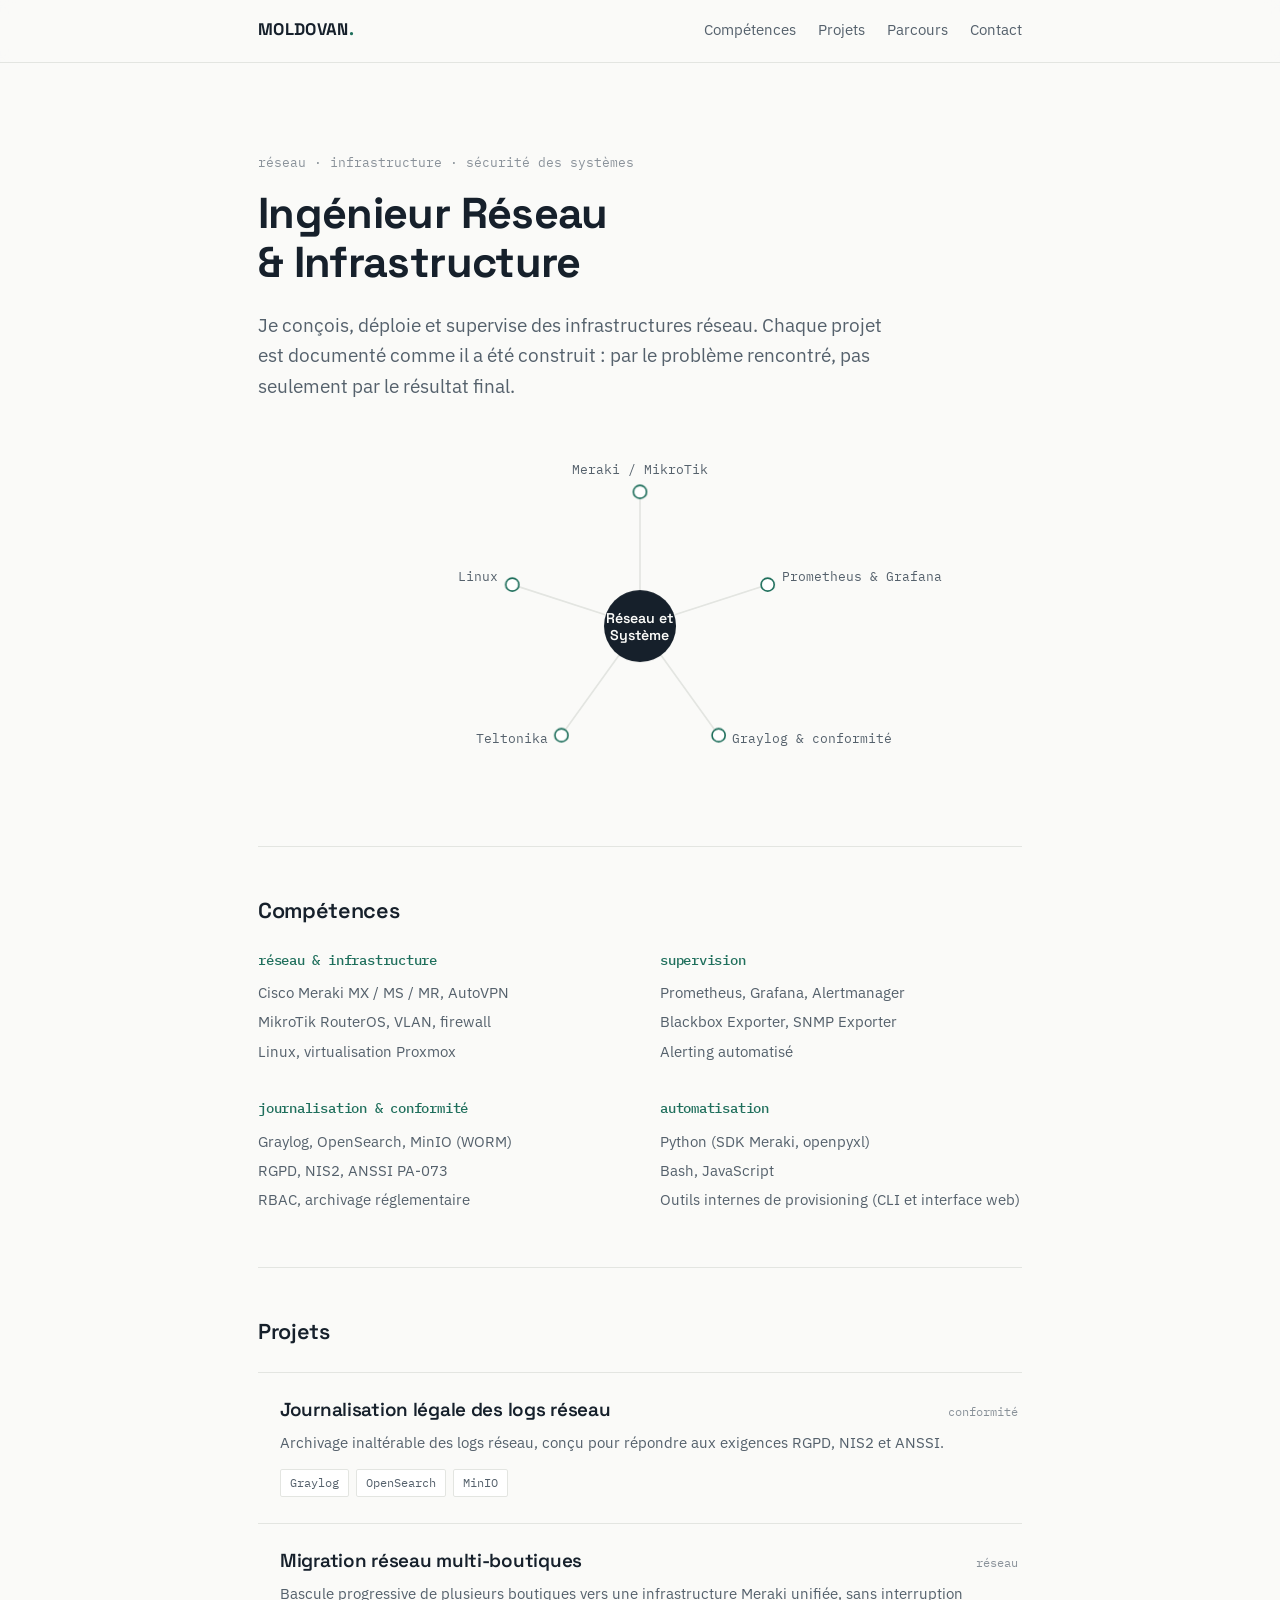
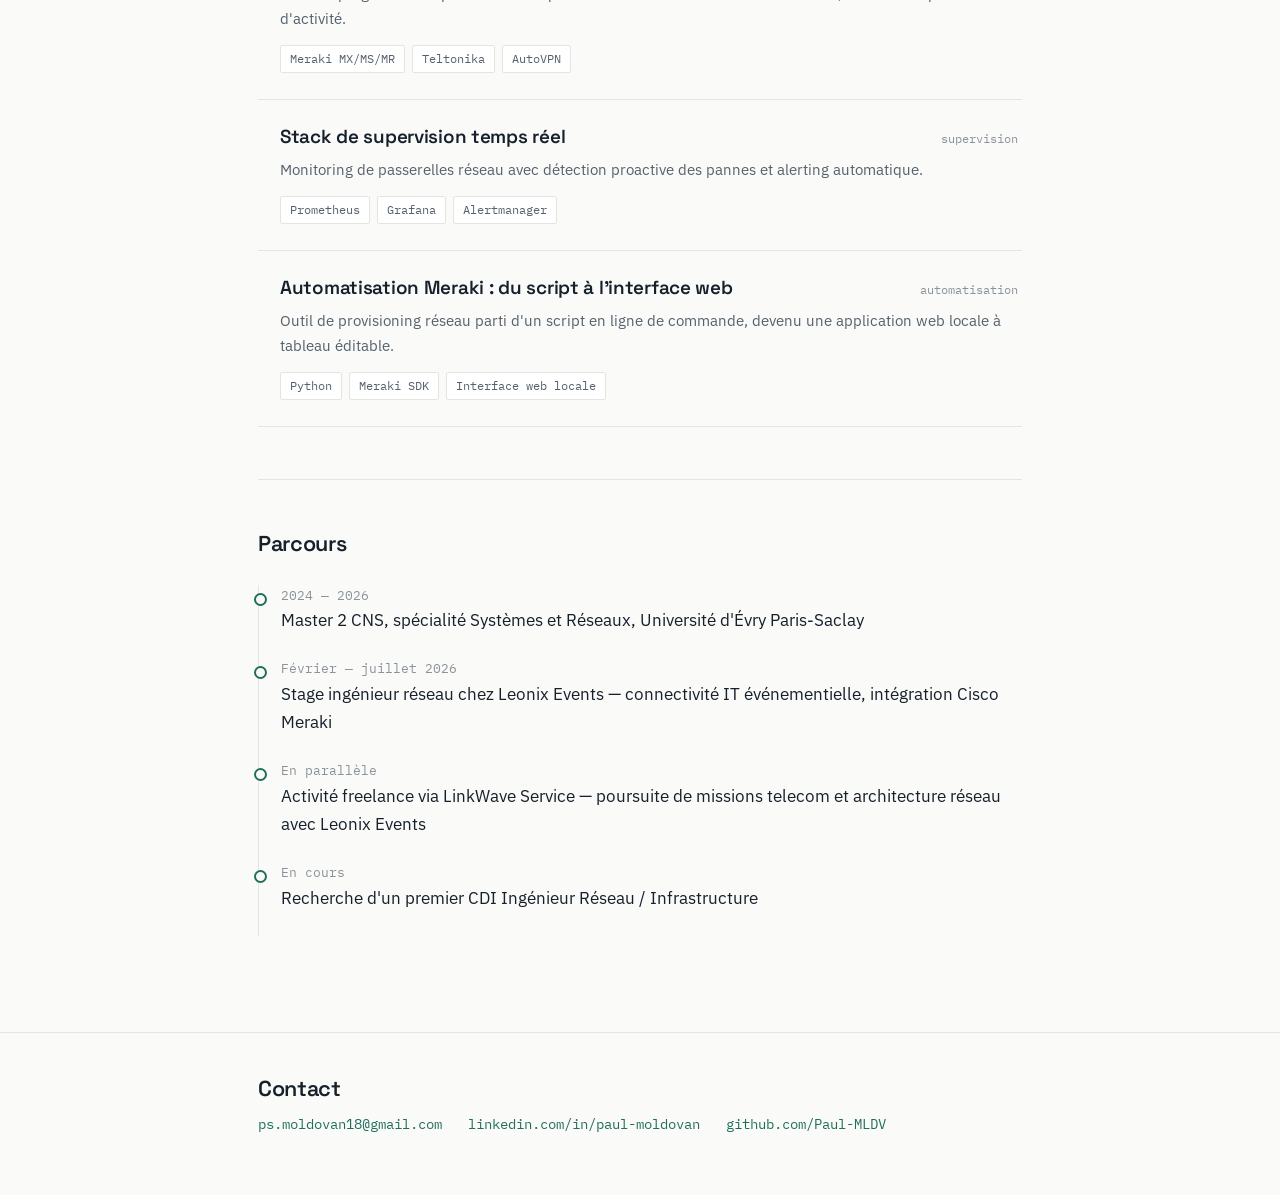
<file: index.html>
<!DOCTYPE html>
<html lang="fr">
<head>
<meta charset="UTF-8">
<meta name="viewport" content="width=device-width, initial-scale=1.0">
<title>Moldovan — Ingénieur Réseau &amp; Infrastructure</title>
<meta name="description" content="Portfolio technique — réseau, infrastructure et sécurité des systèmes.">
<style>@import url('https://fonts.googleapis.com/css2?family=Space+Grotesk:wght@400;500;600;700&family=IBM+Plex+Sans:wght@400;500&family=IBM+Plex+Mono:wght@400;500&display=swap');

:root {
  --bg: #FAFAF8;
  --surface: #FFFFFF;
  --ink: #16202B;
  --ink-soft: #55616C;
  --muted: #8A929A;
  --accent: #1F6F5C;
  --line: #E3E5E1;
  --font-display: 'Space Grotesk', sans-serif;
  --font-body: 'IBM Plex Sans', sans-serif;
  --font-mono: 'IBM Plex Mono', monospace;
  --max: 820px;
}

* { box-sizing: border-box; }
html { scroll-behavior: smooth; }

body {
  margin: 0;
  background: var(--bg);
  color: var(--ink);
  font-family: var(--font-body);
  font-size: 17px;
  line-height: 1.65;
  -webkit-font-smoothing: antialiased;
}

a { color: var(--accent); text-decoration: none; }
a:focus-visible, button:focus-visible { outline: 2px solid var(--accent); outline-offset: 4px; }

h1, h2, h3 {
  font-family: var(--font-display);
  font-weight: 600;
  margin: 0 0 .5em;
  line-height: 1.15;
  letter-spacing: -0.015em;
}
h1 { font-size: 2.7rem; font-weight: 700; }
h2 { font-size: 1.35rem; }
p { margin: 0 0 1em; color: var(--ink-soft); }
.mono, code { font-family: var(--font-mono); font-size: .9em; }

.wrap { max-width: var(--max); margin: 0 auto; padding: 0 28px; }

header.site {
  position: sticky; top: 0; z-index: 20;
  background: rgba(250,250,248,.85);
  backdrop-filter: blur(8px);
  border-bottom: 1px solid var(--line);
}
.nav-row {
  max-width: var(--max); margin: 0 auto; padding: 16px 28px;
  display: flex; align-items: baseline; justify-content: space-between;
  flex-wrap: wrap; gap: 10px;
}
.nav-row .name {
  font-family: var(--font-display); font-weight: 700;
  font-size: 1.05rem; color: var(--ink); letter-spacing: .02em;
}
.nav-row .name span { color: var(--accent); }
nav.links { display: flex; gap: 22px; font-size: .93rem; }
nav.links a {
  color: var(--ink-soft); padding-bottom: 2px;
  border-bottom: 1px solid transparent;
  transition: color .2s ease, border-color .2s ease;
}
nav.links a:hover { color: var(--ink); border-bottom-color: var(--accent); }

.hero { padding: 88px 0 40px; }
.hero .eyebrow {
  font-family: var(--font-mono); font-size: .84rem;
  color: var(--muted); margin-bottom: 16px;
}
.hero .lede { font-size: 1.16rem; max-width: 58ch; }

.topology { width: 100%; height: auto; margin: 44px 0 0; display: block; }
.topology .edge {
  stroke: var(--line); stroke-width: 1.5; fill: none;
  stroke-dasharray: 200; stroke-dashoffset: 200;
  animation: draw 1s ease forwards;
}
.topology .node { fill: var(--surface); stroke: var(--accent); stroke-width: 1.5; opacity: 0; animation: pop .5s ease forwards; }
.topology .core { fill: var(--ink); opacity: 0; animation: pop .6s ease forwards; }
.topology .lbl { font-family: var(--font-mono); font-size: 12px; fill: var(--ink-soft); opacity: 0; animation: fade .6s ease forwards; }
.topology .core-lbl { font-family: var(--font-display); font-weight: 600; font-size: 13px; fill: var(--bg); opacity: 0; animation: fade .6s .2s ease forwards; }
.topology .node, .topology .core { transform-box: fill-box; transform-origin: center; }

@keyframes draw { to { stroke-dashoffset: 0; } }
@keyframes pop { from { opacity: 0; transform: scale(.4); } to { opacity: 1; transform: scale(1); } }
@keyframes fade { to { opacity: 1; } }

.rise { opacity: 0; transform: translateY(14px); animation: rise .7s cubic-bezier(.2,.7,.3,1) forwards; }
@keyframes rise { to { opacity: 1; transform: none; } }
.d1 { animation-delay: .05s; } .d2 { animation-delay: .16s; } .d3 { animation-delay: .28s; }

.reveal { opacity: 0; transform: translateY(18px); transition: opacity .7s ease, transform .7s cubic-bezier(.2,.7,.3,1); }
.reveal.in { opacity: 1; transform: none; }

section { padding: 52px 0; }
section.bordered { border-top: 1px solid var(--line); }

.skills { display: grid; grid-template-columns: 1fr 1fr; gap: 34px 40px; margin-top: 28px; }
.skill h3 {
  font-family: var(--font-mono); font-size: .9rem; font-weight: 500;
  color: var(--accent); margin-bottom: 10px;
}
.skill ul { margin: 0; padding: 0; list-style: none; font-size: .96rem; color: var(--ink-soft); }
.skill li { padding: 2px 0; }

.projects { margin-top: 28px; border-top: 1px solid var(--line); }
.project-card {
  display: block; position: relative;
  padding: 26px 4px 26px 22px;
  border-bottom: 1px solid var(--line);
  color: var(--ink);
  transition: padding-left .35s cubic-bezier(.2,.7,.3,1);
}
.project-card::before {
  content: ''; position: absolute; left: 0; top: 0; bottom: 0; width: 2px;
  background: var(--accent); transform: scaleY(0); transform-origin: top;
  transition: transform .35s cubic-bezier(.2,.7,.3,1);
}
.project-card:hover { padding-left: 30px; }
.project-card:hover::before, .project-card:focus-visible::before { transform: scaleY(1); }
.project-card .top { display: flex; justify-content: space-between; align-items: baseline; gap: 14px; flex-wrap: wrap; }
.project-card h3 { font-size: 1.18rem; margin: 0; }
.project-card .tag { font-family: var(--font-mono); font-size: .78rem; color: var(--muted); }
.project-card p { margin: 8px 0 0; font-size: .96rem; }
.stack { margin-top: 14px; display: flex; flex-wrap: wrap; gap: 7px; }
.pill {
  font-family: var(--font-mono); font-size: .75rem; color: var(--ink-soft);
  border: 1px solid var(--line); padding: 3px 9px; border-radius: 2px;
  background: var(--surface);
}

.timeline { list-style: none; margin: 28px 0 0; padding: 0 0 0 22px; border-left: 1px solid var(--line); }
.timeline li { position: relative; padding-bottom: 24px; }
.timeline li::before {
  content: ''; position: absolute; left: -27px; top: 8px;
  width: 9px; height: 9px; border-radius: 50%;
  background: var(--bg); border: 2px solid var(--accent);
}
.timeline .when { font-family: var(--font-mono); font-size: .82rem; color: var(--muted); display: block; }
.timeline .what { color: var(--ink); }

.project-header { padding: 60px 0 32px; border-bottom: 1px solid var(--line); }
.back {
  font-family: var(--font-mono); font-size: .85rem;
  display: inline-block; margin-bottom: 24px;
  transition: transform .25s ease;
}
.back:hover { transform: translateX(-4px); }
.meta { display: flex; flex-wrap: wrap; gap: 7px; margin-top: 20px; }

.body { padding: 44px 0 8px; }
.body dt {
  font-family: var(--font-mono); font-size: .82rem; color: var(--accent);
  margin: 40px 0 10px;
}
.body dt:first-of-type { margin-top: 0; }
.body dd { margin: 0; color: var(--ink-soft); }
.body dd ul { margin: 0; padding-left: 20px; }
.body dd li { margin-bottom: 7px; }

.note {
  border: 1px solid var(--line); border-left: 2px solid var(--accent);
  background: var(--surface); padding: 18px 20px; font-size: .93rem;
}
.note p:last-child { margin-bottom: 0; }
.note strong { color: var(--ink); }

footer.site { border-top: 1px solid var(--line); padding: 44px 0 56px; margin-top: 44px; }
.contact { display: flex; gap: 26px; flex-wrap: wrap; font-family: var(--font-mono); font-size: .9rem; }
.contact a { position: relative; padding-bottom: 3px; }
.contact a::after {
  content: ''; position: absolute; left: 0; bottom: 0; width: 100%; height: 1px;
  background: var(--accent); transform: scaleX(0); transform-origin: left;
  transition: transform .3s cubic-bezier(.2,.7,.3,1);
}
.contact a:hover::after { transform: scaleX(1); }
.fineprint { margin-top: 22px; font-size: .82rem; color: var(--muted); }

@media (max-width: 640px) {
  h1 { font-size: 2.05rem; }
  .skills { grid-template-columns: 1fr; gap: 28px; }
  .nav-row { flex-direction: column; align-items: flex-start; }
  .hero { padding: 56px 0 32px; }
}

@media (prefers-reduced-motion: reduce) {
  html { scroll-behavior: auto; }
  *, *::before, *::after {
    animation-duration: .001s !important;
    animation-delay: 0s !important;
    transition-duration: .001s !important;
  }
  .rise, .reveal { opacity: 1 !important; transform: none !important; }
  .topology .edge { stroke-dashoffset: 0 !important; }
  .topology .node, .topology .core, .topology .lbl, .topology .core-lbl { opacity: 1 !important; }
}
</style>
</head>
<body>

<header class="site">
  <div class="nav-row">
    <a href="index.html" class="name">MOLDOVAN<span>.</span></a>
    <nav class="links">
      <a href="#competences">Compétences</a>
      <a href="#projets">Projets</a>
      <a href="#parcours">Parcours</a>
      <a href="#contact">Contact</a>
    </nav>
  </div>
</header>

<main class="wrap">

  <section class="hero">
    <div class="eyebrow rise d1">réseau · infrastructure · sécurité des systèmes</div>
    <h1 class="rise d2">Ingénieur Réseau<br>&amp; Infrastructure</h1>
    <p class="lede rise d3">
      Je conçois, déploie et supervise des infrastructures réseau. Chaque projet est
      documenté comme il a été construit : par le problème rencontré, pas seulement
      par le résultat final.
    </p>

    <svg class="topology" viewBox="0 0 700 330" xmlns="http://www.w3.org/2000/svg" role="img" aria-label="Schéma reliant les domaines de compétences au cœur réseau et infrastructure">
      <line class="edge" style="animation-delay:.35s" x1="350" y1="165" x2="350" y2="42"></line>
      <line class="edge" style="animation-delay:.45s" x1="350" y1="165" x2="467" y2="127"></line>
      <line class="edge" style="animation-delay:.55s" x1="350" y1="165" x2="422" y2="265"></line>
      <line class="edge" style="animation-delay:.65s" x1="350" y1="165" x2="278" y2="265"></line>
      <line class="edge" style="animation-delay:.75s" x1="350" y1="165" x2="233" y2="127"></line>

      <circle class="node" style="animation-delay:.9s" cx="350" cy="42" r="6"></circle>
      <circle class="node" style="animation-delay:1s" cx="467" cy="127" r="6"></circle>
      <circle class="node" style="animation-delay:1.1s" cx="422" cy="265" r="6"></circle>
      <circle class="node" style="animation-delay:1.2s" cx="278" cy="265" r="6"></circle>
      <circle class="node" style="animation-delay:1.3s" cx="233" cy="127" r="6"></circle>

      <text class="lbl" style="animation-delay:1s" x="350" y="26" text-anchor="middle">Meraki / MikroTik</text>
      <text class="lbl" style="animation-delay:1.1s" x="480" y="124" text-anchor="start">Prometheus &amp; Grafana</text>
      <text class="lbl" style="animation-delay:1.2s" x="434" y="272" text-anchor="start">Graylog &amp; conformité</text>
      <text class="lbl" style="animation-delay:1.3s" x="266" y="272" text-anchor="end">Teltonika</text>
      <text class="lbl" style="animation-delay:1.4s" x="220" y="124" text-anchor="end">Linux</text>

      <circle class="core" style="animation-delay:.15s" cx="350" cy="165" r="33"></circle>
      <text class="core-lbl" x="350" y="162" text-anchor="middle">Réseau et</text>
      <text class="core-lbl" x="350" y="178" text-anchor="middle">Système</text>
    </svg>
  </section>

  <section id="competences" class="bordered reveal">
    <h2>Compétences</h2>
    <div class="skills">
      <div class="skill">
        <h3>réseau &amp; infrastructure</h3>
        <ul>
          <li>Cisco Meraki MX / MS / MR, AutoVPN</li>
          <li>MikroTik RouterOS, VLAN, firewall</li>
          <li>Linux, virtualisation Proxmox</li>
        </ul>
      </div>
      <div class="skill">
        <h3>supervision</h3>
        <ul>
          <li>Prometheus, Grafana, Alertmanager</li>
          <li>Blackbox Exporter, SNMP Exporter</li>
          <li>Alerting automatisé</li>
        </ul>
      </div>
      <div class="skill">
        <h3>journalisation &amp; conformité</h3>
        <ul>
          <li>Graylog, OpenSearch, MinIO (WORM)</li>
          <li>RGPD, NIS2, ANSSI PA-073</li>
          <li>RBAC, archivage réglementaire</li>
        </ul>
      </div>
      <div class="skill">
        <h3>automatisation</h3>
        <ul>
          <li>Python (SDK Meraki, openpyxl)</li>
          <li>Bash, JavaScript</li>
          <li>Outils internes de provisioning (CLI et interface web)</li>
        </ul>
      </div>
    </div>
  </section>

  <section id="projets" class="bordered reveal">
    <h2>Projets</h2>
    <div class="projects">

      <a class="project-card" href="projects/journalisation-legale.html">
        <div class="top">
          <h3>Journalisation légale des logs réseau</h3>
          <span class="tag">conformité</span>
        </div>
        <p>Archivage inaltérable des logs réseau, conçu pour répondre aux exigences RGPD, NIS2 et ANSSI.</p>
        <div class="stack">
          <span class="pill">Graylog</span>
          <span class="pill">OpenSearch</span>
          <span class="pill">MinIO</span>
        </div>
      </a>

      <a class="project-card" href="projects/infra-multisite.html">
        <div class="top">
          <h3>Migration réseau multi-boutiques</h3>
          <span class="tag">réseau</span>
        </div>
        <p>Bascule progressive de plusieurs boutiques vers une infrastructure Meraki unifiée, sans interruption d'activité.</p>
        <div class="stack">
          <span class="pill">Meraki MX/MS/MR</span>
          <span class="pill">Teltonika</span>
          <span class="pill">AutoVPN</span>
        </div>
      </a>

      <a class="project-card" href="projects/supervision-stack.html">
        <div class="top">
          <h3>Stack de supervision temps réel</h3>
          <span class="tag">supervision</span>
        </div>
        <p>Monitoring de passerelles réseau avec détection proactive des pannes et alerting automatique.</p>
        <div class="stack">
          <span class="pill">Prometheus</span>
          <span class="pill">Grafana</span>
          <span class="pill">Alertmanager</span>
        </div>
      </a>

      <a class="project-card" href="projects/meraki-automation.html">
        <div class="top">
          <h3>Automatisation Meraki : du script à l'interface web</h3>
          <span class="tag">automatisation</span>
        </div>
        <p>Outil de provisioning réseau parti d'un script en ligne de commande, devenu une application web locale à tableau éditable.</p>
        <div class="stack">
          <span class="pill">Python</span>
          <span class="pill">Meraki SDK</span>
          <span class="pill">Interface web locale</span>
        </div>
      </a>

    </div>
  </section>

  <section id="parcours" class="bordered reveal">
    <h2>Parcours</h2>
    <ul class="timeline">
      <li>
        <span class="when">2024 — 2026</span>
        <span class="what">Master 2 CNS, spécialité Systèmes et Réseaux, Université d'Évry Paris-Saclay</span>
      </li>
      <li>
        <span class="when">Février — juillet 2026</span>
        <span class="what">Stage ingénieur réseau chez Leonix Events — connectivité IT événementielle, intégration Cisco Meraki</span>
      </li>
      <li>
        <span class="when">En parallèle</span>
        <span class="what">Activité freelance via LinkWave Service — poursuite de missions telecom et architecture réseau avec Leonix Events</span>
      </li>
      <li>
        <span class="when">En cours</span>
        <span class="what">Recherche d'un premier CDI Ingénieur Réseau / Infrastructure</span>
      </li>
    </ul>
  </section>

</main>

<footer class="site" id="contact">
  <div class="wrap">
    <h2>Contact</h2>
    <div class="contact">
      <a href="mailto:ps.moldovan18@gmail.com">ps.moldovan18@gmail.com</a>
      <a href="https://www.linkedin.com/in/paul-moldovan-4a70682a4/">linkedin.com/in/paul-moldovan</a>
      <a href="https://github.com/Paul-MLDV">github.com/Paul-MLDV</a>
    </div>
  </div>
</footer>

<script>
(function () {
  var els = document.querySelectorAll('.reveal');
  if (!('IntersectionObserver' in window)) {
    els.forEach(function (el) { el.classList.add('in'); });
    return;
  }
  var obs = new IntersectionObserver(function (entries) {
    entries.forEach(function (e) {
      if (e.isIntersecting) { e.target.classList.add('in'); obs.unobserve(e.target); }
    });
  }, { threshold: 0.12, rootMargin: '0px 0px -40px 0px' });
  els.forEach(function (el) { obs.observe(el); });
})();
</script>

</body>
</html>
</file>
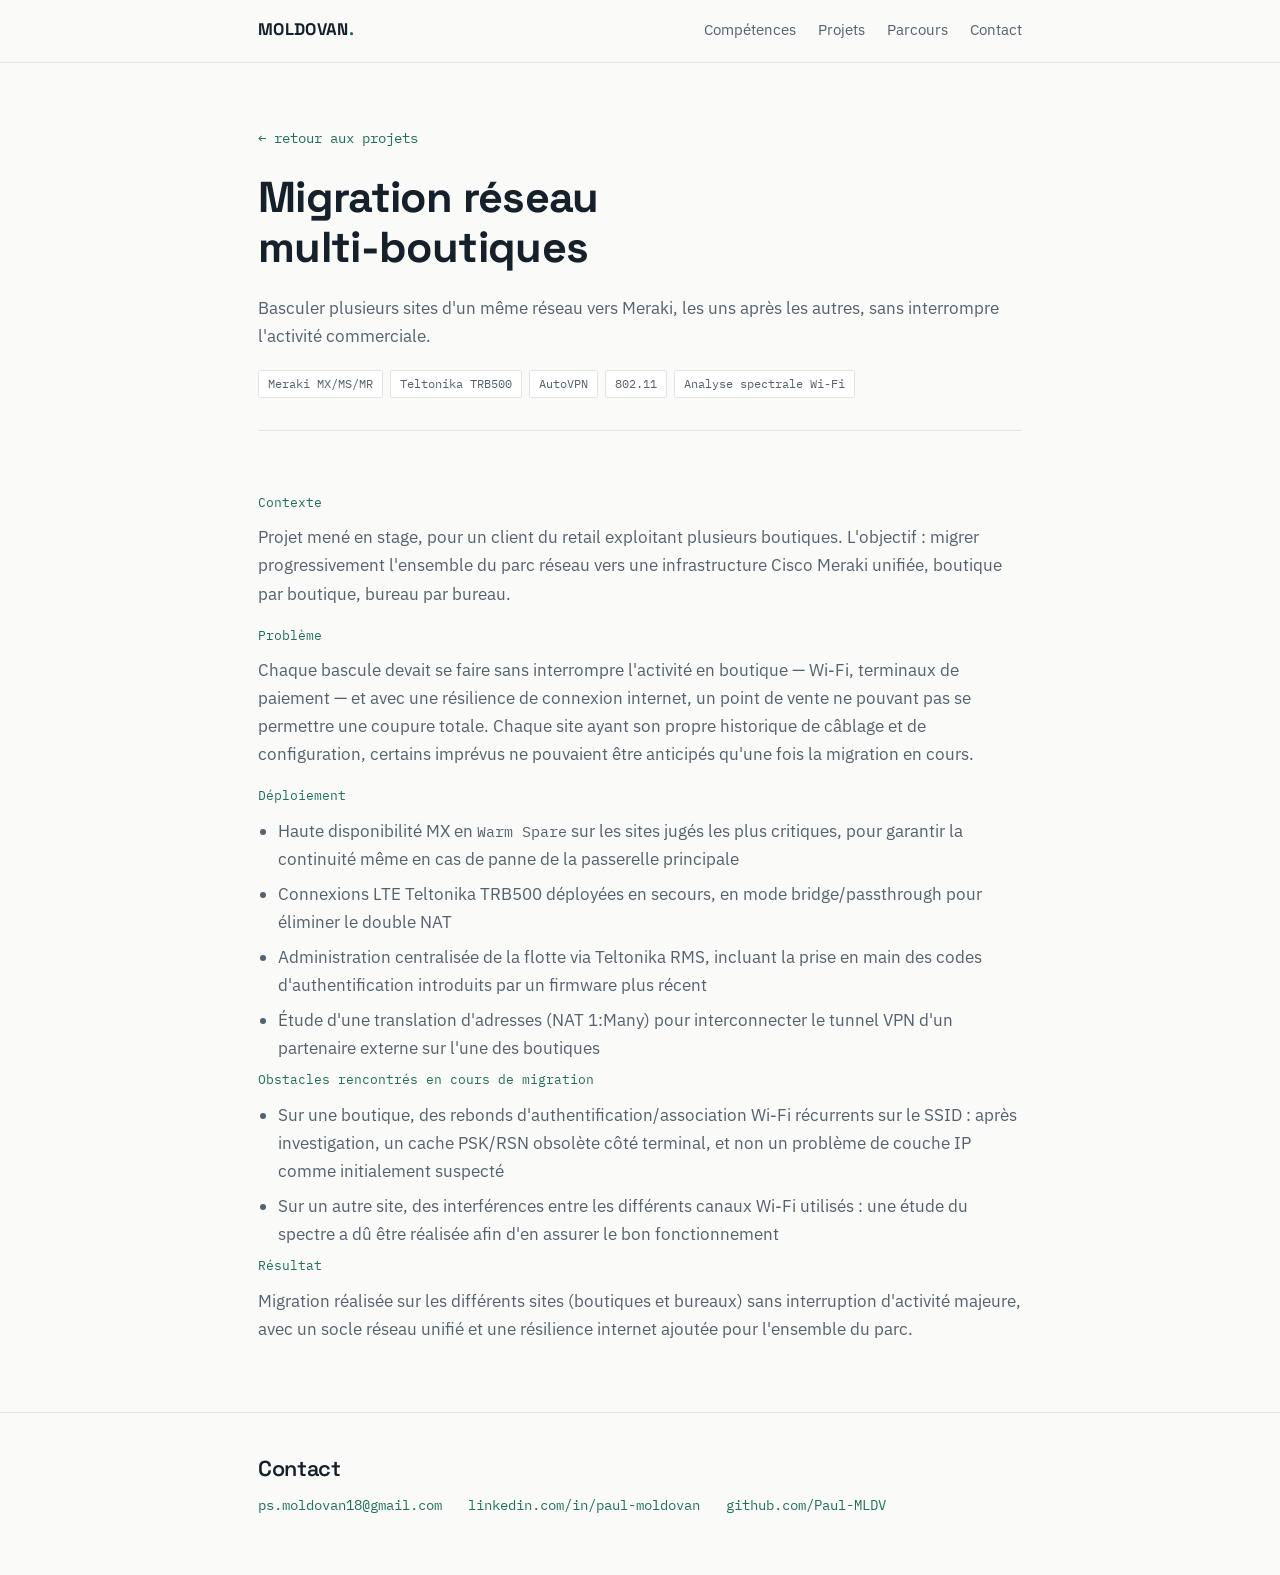
<file: projects/infra-multisite.html>
<!DOCTYPE html>
<html lang="fr">
<head>
<meta charset="UTF-8">
<meta name="viewport" content="width=device-width, initial-scale=1.0">
<title>Migration réseau multi-boutiques — Moldovan</title>
<style>@import url('https://fonts.googleapis.com/css2?family=Space+Grotesk:wght@400;500;600;700&family=IBM+Plex+Sans:wght@400;500&family=IBM+Plex+Mono:wght@400;500&display=swap');

:root {
  --bg: #FAFAF8;
  --surface: #FFFFFF;
  --ink: #16202B;
  --ink-soft: #55616C;
  --muted: #8A929A;
  --accent: #1F6F5C;
  --line: #E3E5E1;
  --font-display: 'Space Grotesk', sans-serif;
  --font-body: 'IBM Plex Sans', sans-serif;
  --font-mono: 'IBM Plex Mono', monospace;
  --max: 820px;
}

* { box-sizing: border-box; }
html { scroll-behavior: smooth; }

body {
  margin: 0;
  background: var(--bg);
  color: var(--ink);
  font-family: var(--font-body);
  font-size: 17px;
  line-height: 1.65;
  -webkit-font-smoothing: antialiased;
}

a { color: var(--accent); text-decoration: none; }
a:focus-visible, button:focus-visible { outline: 2px solid var(--accent); outline-offset: 4px; }

h1, h2, h3 {
  font-family: var(--font-display);
  font-weight: 600;
  margin: 0 0 .5em;
  line-height: 1.15;
  letter-spacing: -0.015em;
}
h1 { font-size: 2.7rem; font-weight: 700; }
h2 { font-size: 1.35rem; }
p { margin: 0 0 1em; color: var(--ink-soft); }
.mono, code { font-family: var(--font-mono); font-size: .9em; }

.wrap { max-width: var(--max); margin: 0 auto; padding: 0 28px; }

header.site {
  position: sticky; top: 0; z-index: 20;
  background: rgba(250,250,248,.85);
  backdrop-filter: blur(8px);
  border-bottom: 1px solid var(--line);
}
.nav-row {
  max-width: var(--max); margin: 0 auto; padding: 16px 28px;
  display: flex; align-items: baseline; justify-content: space-between;
  flex-wrap: wrap; gap: 10px;
}
.nav-row .name {
  font-family: var(--font-display); font-weight: 700;
  font-size: 1.05rem; color: var(--ink); letter-spacing: .02em;
}
.nav-row .name span { color: var(--accent); }
nav.links { display: flex; gap: 22px; font-size: .93rem; }
nav.links a {
  color: var(--ink-soft); padding-bottom: 2px;
  border-bottom: 1px solid transparent;
  transition: color .2s ease, border-color .2s ease;
}
nav.links a:hover { color: var(--ink); border-bottom-color: var(--accent); }

.hero { padding: 88px 0 40px; }
.hero .eyebrow {
  font-family: var(--font-mono); font-size: .84rem;
  color: var(--muted); margin-bottom: 16px;
}
.hero .lede { font-size: 1.16rem; max-width: 58ch; }

.topology { width: 100%; height: auto; margin: 44px 0 0; display: block; }
.topology .edge {
  stroke: var(--line); stroke-width: 1.5; fill: none;
  stroke-dasharray: 200; stroke-dashoffset: 200;
  animation: draw 1s ease forwards;
}
.topology .node { fill: var(--surface); stroke: var(--accent); stroke-width: 1.5; opacity: 0; animation: pop .5s ease forwards; }
.topology .core { fill: var(--ink); opacity: 0; animation: pop .6s ease forwards; }
.topology .lbl { font-family: var(--font-mono); font-size: 12px; fill: var(--ink-soft); opacity: 0; animation: fade .6s ease forwards; }
.topology .core-lbl { font-family: var(--font-display); font-weight: 600; font-size: 13px; fill: var(--bg); opacity: 0; animation: fade .6s .2s ease forwards; }
.topology .node, .topology .core { transform-box: fill-box; transform-origin: center; }

@keyframes draw { to { stroke-dashoffset: 0; } }
@keyframes pop { from { opacity: 0; transform: scale(.4); } to { opacity: 1; transform: scale(1); } }
@keyframes fade { to { opacity: 1; } }

.rise { opacity: 0; transform: translateY(14px); animation: rise .7s cubic-bezier(.2,.7,.3,1) forwards; }
@keyframes rise { to { opacity: 1; transform: none; } }
.d1 { animation-delay: .05s; } .d2 { animation-delay: .16s; } .d3 { animation-delay: .28s; }

.reveal { opacity: 0; transform: translateY(18px); transition: opacity .7s ease, transform .7s cubic-bezier(.2,.7,.3,1); }
.reveal.in { opacity: 1; transform: none; }

section { padding: 52px 0; }
section.bordered { border-top: 1px solid var(--line); }

.skills { display: grid; grid-template-columns: 1fr 1fr; gap: 34px 40px; margin-top: 28px; }
.skill h3 {
  font-family: var(--font-mono); font-size: .9rem; font-weight: 500;
  color: var(--accent); margin-bottom: 10px;
}
.skill ul { margin: 0; padding: 0; list-style: none; font-size: .96rem; color: var(--ink-soft); }
.skill li { padding: 2px 0; }

.projects { margin-top: 28px; border-top: 1px solid var(--line); }
.project-card {
  display: block; position: relative;
  padding: 26px 4px 26px 22px;
  border-bottom: 1px solid var(--line);
  color: var(--ink);
  transition: padding-left .35s cubic-bezier(.2,.7,.3,1);
}
.project-card::before {
  content: ''; position: absolute; left: 0; top: 0; bottom: 0; width: 2px;
  background: var(--accent); transform: scaleY(0); transform-origin: top;
  transition: transform .35s cubic-bezier(.2,.7,.3,1);
}
.project-card:hover { padding-left: 30px; }
.project-card:hover::before, .project-card:focus-visible::before { transform: scaleY(1); }
.project-card .top { display: flex; justify-content: space-between; align-items: baseline; gap: 14px; flex-wrap: wrap; }
.project-card h3 { font-size: 1.18rem; margin: 0; }
.project-card .tag { font-family: var(--font-mono); font-size: .78rem; color: var(--muted); }
.project-card p { margin: 8px 0 0; font-size: .96rem; }
.stack { margin-top: 14px; display: flex; flex-wrap: wrap; gap: 7px; }
.pill {
  font-family: var(--font-mono); font-size: .75rem; color: var(--ink-soft);
  border: 1px solid var(--line); padding: 3px 9px; border-radius: 2px;
  background: var(--surface);
}

.timeline { list-style: none; margin: 28px 0 0; padding: 0 0 0 22px; border-left: 1px solid var(--line); }
.timeline li { position: relative; padding-bottom: 24px; }
.timeline li::before {
  content: ''; position: absolute; left: -27px; top: 8px;
  width: 9px; height: 9px; border-radius: 50%;
  background: var(--bg); border: 2px solid var(--accent);
}
.timeline .when { font-family: var(--font-mono); font-size: .82rem; color: var(--muted); display: block; }
.timeline .what { color: var(--ink); }

.project-header { padding: 60px 0 32px; border-bottom: 1px solid var(--line); }
.back {
  font-family: var(--font-mono); font-size: .85rem;
  display: inline-block; margin-bottom: 24px;
  transition: transform .25s ease;
}
.back:hover { transform: translateX(-4px); }
.meta { display: flex; flex-wrap: wrap; gap: 7px; margin-top: 20px; }

.body { padding: 44px 0 8px; }
.body dt {
  font-family: var(--font-mono); font-size: .82rem; color: var(--accent);
  margin: 40px 0 10px;
}
.body dt:first-of-type { margin-top: 0; }
.body dd { margin: 0; color: var(--ink-soft); }
.body dd ul { margin: 0; padding-left: 20px; }
.body dd li { margin-bottom: 7px; }

.note {
  border: 1px solid var(--line); border-left: 2px solid var(--accent);
  background: var(--surface); padding: 18px 20px; font-size: .93rem;
}
.note p:last-child { margin-bottom: 0; }
.note strong { color: var(--ink); }

footer.site { border-top: 1px solid var(--line); padding: 44px 0 56px; margin-top: 44px; }
.contact { display: flex; gap: 26px; flex-wrap: wrap; font-family: var(--font-mono); font-size: .9rem; }
.contact a { position: relative; padding-bottom: 3px; }
.contact a::after {
  content: ''; position: absolute; left: 0; bottom: 0; width: 100%; height: 1px;
  background: var(--accent); transform: scaleX(0); transform-origin: left;
  transition: transform .3s cubic-bezier(.2,.7,.3,1);
}
.contact a:hover::after { transform: scaleX(1); }
.fineprint { margin-top: 22px; font-size: .82rem; color: var(--muted); }

@media (max-width: 640px) {
  h1 { font-size: 2.05rem; }
  .skills { grid-template-columns: 1fr; gap: 28px; }
  .nav-row { flex-direction: column; align-items: flex-start; }
  .hero { padding: 56px 0 32px; }
}

@media (prefers-reduced-motion: reduce) {
  html { scroll-behavior: auto; }
  *, *::before, *::after {
    animation-duration: .001s !important;
    animation-delay: 0s !important;
    transition-duration: .001s !important;
  }
  .rise, .reveal { opacity: 1 !important; transform: none !important; }
  .topology .edge { stroke-dashoffset: 0 !important; }
  .topology .node, .topology .core, .topology .lbl, .topology .core-lbl { opacity: 1 !important; }
}
</style>
</head>
<body>

<header class="site">
  <div class="nav-row">
    <a href="../index.html" class="name">MOLDOVAN<span>.</span></a>
    <nav class="links">
      <a href="../index.html#competences">Compétences</a>
      <a href="../index.html#projets">Projets</a>
      <a href="../index.html#parcours">Parcours</a>
      <a href="../index.html#contact">Contact</a>
    </nav>
  </div>
</header>

<main class="wrap">
  <div class="project-header">
    <a class="back rise d1" href="../index.html#projets">← retour aux projets</a>
    <h1 class="rise d2">Migration réseau<br>multi-boutiques</h1>
    <p class="lede rise d3">Basculer plusieurs sites d'un même réseau vers Meraki, les uns après les autres, sans interrompre l'activité commerciale.</p>
    <div class="meta rise d3">
      <span class="pill">Meraki MX/MS/MR</span>
      <span class="pill">Teltonika TRB500</span>
      <span class="pill">AutoVPN</span>
      <span class="pill">802.11</span>
      <span class="pill">Analyse spectrale Wi-Fi</span>
    </div>
  </div>

  <dl class="body">
    <div class="reveal">
      <dt>Contexte</dt>
      <dd><p>Projet mené en stage, pour un client du retail exploitant plusieurs boutiques. L'objectif : migrer progressivement l'ensemble du parc réseau vers une infrastructure Cisco Meraki unifiée, boutique par boutique, bureau par bureau.</p></dd>
    </div>

    <div class="reveal">
      <dt>Problème</dt>
      <dd><p>Chaque bascule devait se faire sans interrompre l'activité en boutique — Wi-Fi, terminaux de paiement — et avec une résilience de connexion internet, un point de vente ne pouvant pas se permettre une coupure totale. Chaque site ayant son propre historique de câblage et de configuration, certains imprévus ne pouvaient être anticipés qu'une fois la migration en cours.</p></dd>
    </div>

    <div class="reveal">
      <dt>Déploiement</dt>
      <dd>
        <ul>
          <li>Haute disponibilité MX en <span class="mono">Warm Spare</span> sur les sites jugés les plus critiques, pour garantir la continuité même en cas de panne de la passerelle principale</li>
          <li>Connexions LTE Teltonika TRB500 déployées en secours, en mode bridge/passthrough pour éliminer le double NAT</li>
          <li>Administration centralisée de la flotte via Teltonika RMS, incluant la prise en main des codes d'authentification introduits par un firmware plus récent</li>
          <li>Étude d'une translation d'adresses (NAT 1:Many) pour interconnecter le tunnel VPN d'un partenaire externe sur l'une des boutiques</li>
        </ul>
      </dd>
    </div>

    <div class="reveal">
      <dt>Obstacles rencontrés en cours de migration</dt>
      <dd>
        <ul>
          <li>Sur une boutique, des rebonds d'authentification/association Wi-Fi récurrents sur le SSID : après investigation, un cache PSK/RSN obsolète côté terminal, et non un problème de couche IP comme initialement suspecté</li>
          <li>Sur un autre site, des interférences entre les différents canaux Wi-Fi utilisés : une étude du spectre a dû être réalisée afin d'en assurer le bon fonctionnement</li>
        </ul>
      </dd>
    </div>

    <div class="reveal">
      <dt>Résultat</dt>
      <dd><p>Migration réalisée sur les différents sites (boutiques et bureaux) sans interruption d'activité majeure, avec un socle réseau unifié et une résilience internet ajoutée pour l'ensemble du parc.</p></dd>
    </div>
  </dl>
</main>

<footer class="site">
  <div class="wrap">
    <h2>Contact</h2>
    <div class="contact">
      <a href="mailto:ps.moldovan18@gmail.com">ps.moldovan18@gmail.com</a>
      <a href="https://www.linkedin.com/in/paul-moldovan-4a70682a4/">linkedin.com/in/paul-moldovan</a>
      <a href="https://github.com/Paul-MLDV">github.com/Paul-MLDV</a>
    </div>
  </div>
</footer>

<script>
(function () {
  var els = document.querySelectorAll('.reveal');
  if (!('IntersectionObserver' in window)) {
    els.forEach(function (el) { el.classList.add('in'); });
    return;
  }
  var obs = new IntersectionObserver(function (entries) {
    entries.forEach(function (e) {
      if (e.isIntersecting) { e.target.classList.add('in'); obs.unobserve(e.target); }
    });
  }, { threshold: 0.12, rootMargin: '0px 0px -40px 0px' });
  els.forEach(function (el) { obs.observe(el); });
})();
</script>

</body>
</html>
</file>
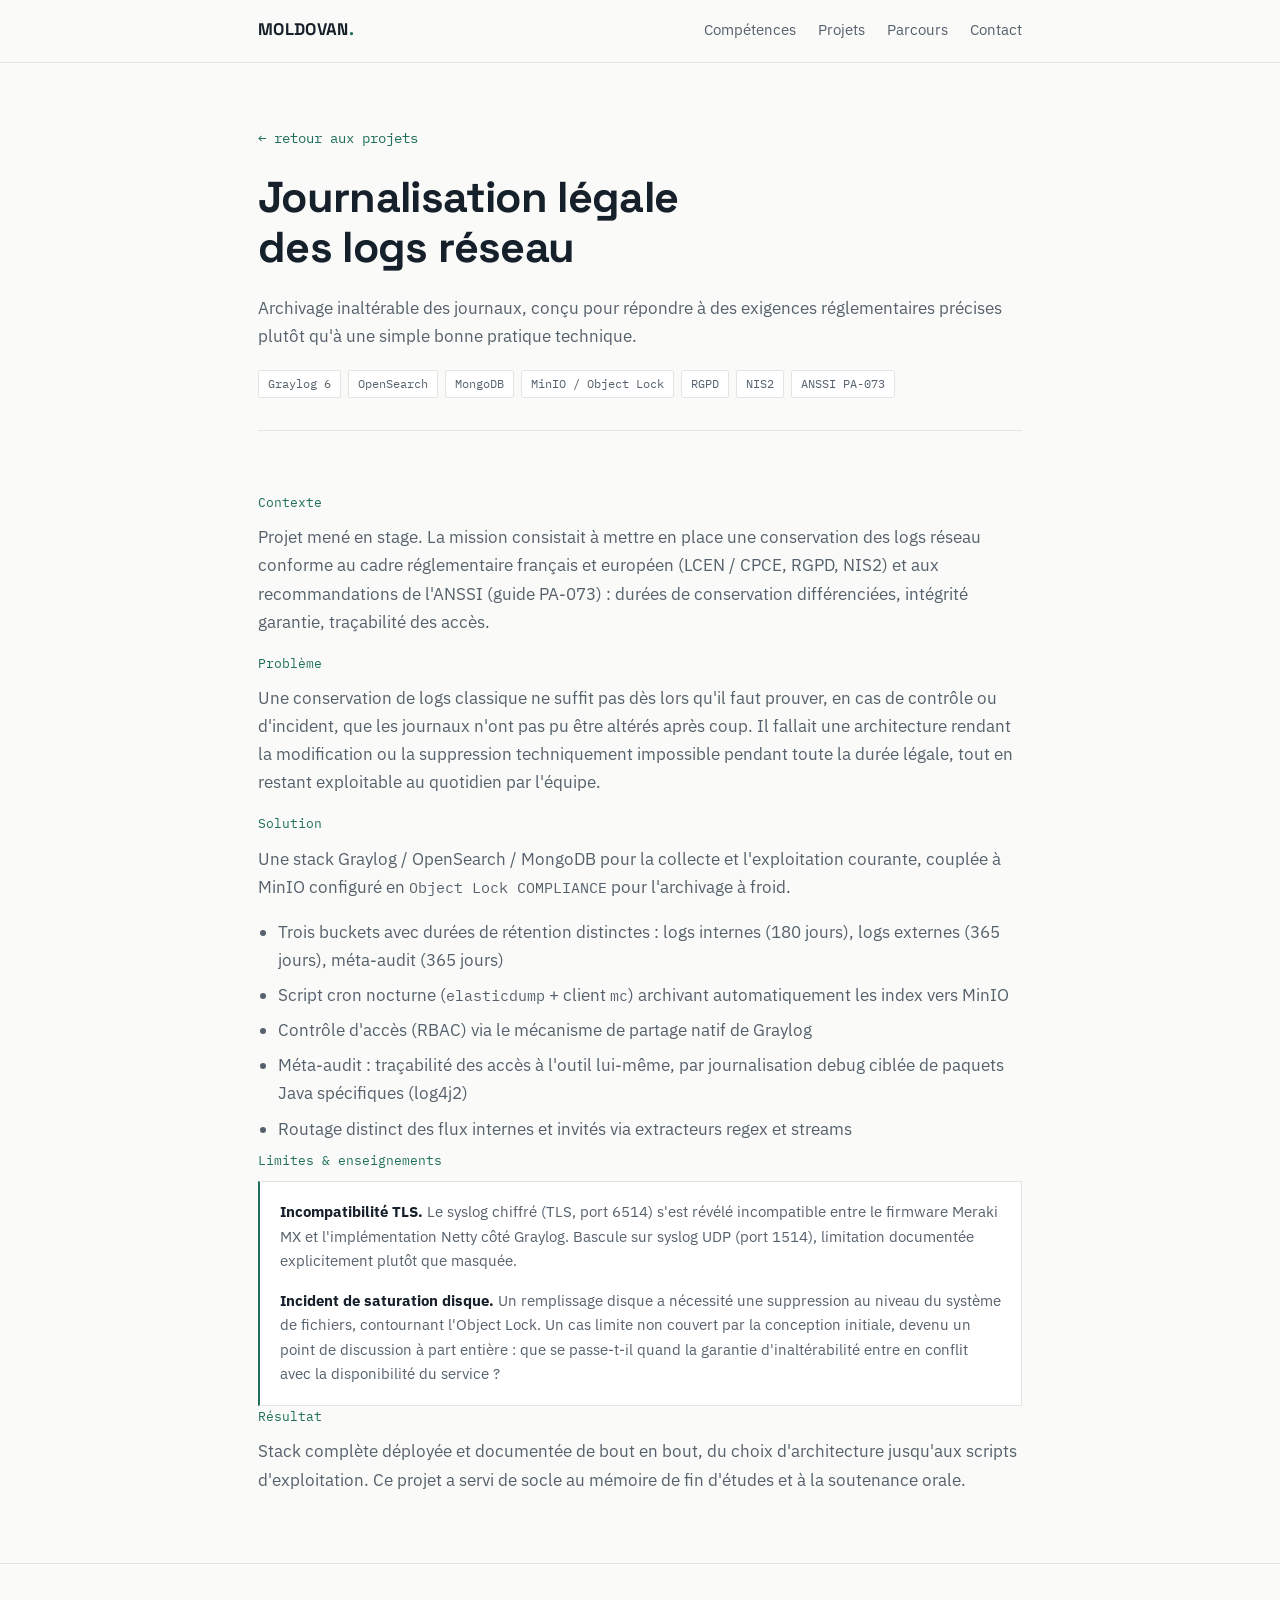
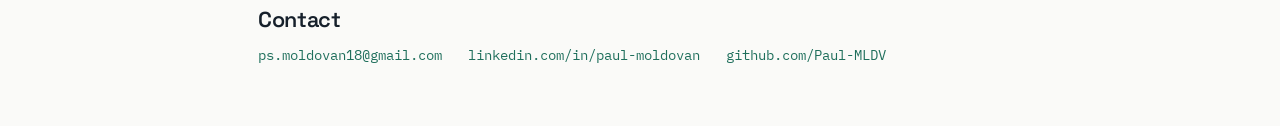
<file: projects/journalisation-legale.html>
<!DOCTYPE html>
<html lang="fr">
<head>
<meta charset="UTF-8">
<meta name="viewport" content="width=device-width, initial-scale=1.0">
<title>Journalisation légale des logs réseau — Moldovan</title>
<style>@import url('https://fonts.googleapis.com/css2?family=Space+Grotesk:wght@400;500;600;700&family=IBM+Plex+Sans:wght@400;500&family=IBM+Plex+Mono:wght@400;500&display=swap');

:root {
  --bg: #FAFAF8;
  --surface: #FFFFFF;
  --ink: #16202B;
  --ink-soft: #55616C;
  --muted: #8A929A;
  --accent: #1F6F5C;
  --line: #E3E5E1;
  --font-display: 'Space Grotesk', sans-serif;
  --font-body: 'IBM Plex Sans', sans-serif;
  --font-mono: 'IBM Plex Mono', monospace;
  --max: 820px;
}

* { box-sizing: border-box; }
html { scroll-behavior: smooth; }

body {
  margin: 0;
  background: var(--bg);
  color: var(--ink);
  font-family: var(--font-body);
  font-size: 17px;
  line-height: 1.65;
  -webkit-font-smoothing: antialiased;
}

a { color: var(--accent); text-decoration: none; }
a:focus-visible, button:focus-visible { outline: 2px solid var(--accent); outline-offset: 4px; }

h1, h2, h3 {
  font-family: var(--font-display);
  font-weight: 600;
  margin: 0 0 .5em;
  line-height: 1.15;
  letter-spacing: -0.015em;
}
h1 { font-size: 2.7rem; font-weight: 700; }
h2 { font-size: 1.35rem; }
p { margin: 0 0 1em; color: var(--ink-soft); }
.mono, code { font-family: var(--font-mono); font-size: .9em; }

.wrap { max-width: var(--max); margin: 0 auto; padding: 0 28px; }

header.site {
  position: sticky; top: 0; z-index: 20;
  background: rgba(250,250,248,.85);
  backdrop-filter: blur(8px);
  border-bottom: 1px solid var(--line);
}
.nav-row {
  max-width: var(--max); margin: 0 auto; padding: 16px 28px;
  display: flex; align-items: baseline; justify-content: space-between;
  flex-wrap: wrap; gap: 10px;
}
.nav-row .name {
  font-family: var(--font-display); font-weight: 700;
  font-size: 1.05rem; color: var(--ink); letter-spacing: .02em;
}
.nav-row .name span { color: var(--accent); }
nav.links { display: flex; gap: 22px; font-size: .93rem; }
nav.links a {
  color: var(--ink-soft); padding-bottom: 2px;
  border-bottom: 1px solid transparent;
  transition: color .2s ease, border-color .2s ease;
}
nav.links a:hover { color: var(--ink); border-bottom-color: var(--accent); }

.hero { padding: 88px 0 40px; }
.hero .eyebrow {
  font-family: var(--font-mono); font-size: .84rem;
  color: var(--muted); margin-bottom: 16px;
}
.hero .lede { font-size: 1.16rem; max-width: 58ch; }

.topology { width: 100%; height: auto; margin: 44px 0 0; display: block; }
.topology .edge {
  stroke: var(--line); stroke-width: 1.5; fill: none;
  stroke-dasharray: 200; stroke-dashoffset: 200;
  animation: draw 1s ease forwards;
}
.topology .node { fill: var(--surface); stroke: var(--accent); stroke-width: 1.5; opacity: 0; animation: pop .5s ease forwards; }
.topology .core { fill: var(--ink); opacity: 0; animation: pop .6s ease forwards; }
.topology .lbl { font-family: var(--font-mono); font-size: 12px; fill: var(--ink-soft); opacity: 0; animation: fade .6s ease forwards; }
.topology .core-lbl { font-family: var(--font-display); font-weight: 600; font-size: 13px; fill: var(--bg); opacity: 0; animation: fade .6s .2s ease forwards; }
.topology .node, .topology .core { transform-box: fill-box; transform-origin: center; }

@keyframes draw { to { stroke-dashoffset: 0; } }
@keyframes pop { from { opacity: 0; transform: scale(.4); } to { opacity: 1; transform: scale(1); } }
@keyframes fade { to { opacity: 1; } }

.rise { opacity: 0; transform: translateY(14px); animation: rise .7s cubic-bezier(.2,.7,.3,1) forwards; }
@keyframes rise { to { opacity: 1; transform: none; } }
.d1 { animation-delay: .05s; } .d2 { animation-delay: .16s; } .d3 { animation-delay: .28s; }

.reveal { opacity: 0; transform: translateY(18px); transition: opacity .7s ease, transform .7s cubic-bezier(.2,.7,.3,1); }
.reveal.in { opacity: 1; transform: none; }

section { padding: 52px 0; }
section.bordered { border-top: 1px solid var(--line); }

.skills { display: grid; grid-template-columns: 1fr 1fr; gap: 34px 40px; margin-top: 28px; }
.skill h3 {
  font-family: var(--font-mono); font-size: .9rem; font-weight: 500;
  color: var(--accent); margin-bottom: 10px;
}
.skill ul { margin: 0; padding: 0; list-style: none; font-size: .96rem; color: var(--ink-soft); }
.skill li { padding: 2px 0; }

.projects { margin-top: 28px; border-top: 1px solid var(--line); }
.project-card {
  display: block; position: relative;
  padding: 26px 4px 26px 22px;
  border-bottom: 1px solid var(--line);
  color: var(--ink);
  transition: padding-left .35s cubic-bezier(.2,.7,.3,1);
}
.project-card::before {
  content: ''; position: absolute; left: 0; top: 0; bottom: 0; width: 2px;
  background: var(--accent); transform: scaleY(0); transform-origin: top;
  transition: transform .35s cubic-bezier(.2,.7,.3,1);
}
.project-card:hover { padding-left: 30px; }
.project-card:hover::before, .project-card:focus-visible::before { transform: scaleY(1); }
.project-card .top { display: flex; justify-content: space-between; align-items: baseline; gap: 14px; flex-wrap: wrap; }
.project-card h3 { font-size: 1.18rem; margin: 0; }
.project-card .tag { font-family: var(--font-mono); font-size: .78rem; color: var(--muted); }
.project-card p { margin: 8px 0 0; font-size: .96rem; }
.stack { margin-top: 14px; display: flex; flex-wrap: wrap; gap: 7px; }
.pill {
  font-family: var(--font-mono); font-size: .75rem; color: var(--ink-soft);
  border: 1px solid var(--line); padding: 3px 9px; border-radius: 2px;
  background: var(--surface);
}

.timeline { list-style: none; margin: 28px 0 0; padding: 0 0 0 22px; border-left: 1px solid var(--line); }
.timeline li { position: relative; padding-bottom: 24px; }
.timeline li::before {
  content: ''; position: absolute; left: -27px; top: 8px;
  width: 9px; height: 9px; border-radius: 50%;
  background: var(--bg); border: 2px solid var(--accent);
}
.timeline .when { font-family: var(--font-mono); font-size: .82rem; color: var(--muted); display: block; }
.timeline .what { color: var(--ink); }

.project-header { padding: 60px 0 32px; border-bottom: 1px solid var(--line); }
.back {
  font-family: var(--font-mono); font-size: .85rem;
  display: inline-block; margin-bottom: 24px;
  transition: transform .25s ease;
}
.back:hover { transform: translateX(-4px); }
.meta { display: flex; flex-wrap: wrap; gap: 7px; margin-top: 20px; }

.body { padding: 44px 0 8px; }
.body dt {
  font-family: var(--font-mono); font-size: .82rem; color: var(--accent);
  margin: 40px 0 10px;
}
.body dt:first-of-type { margin-top: 0; }
.body dd { margin: 0; color: var(--ink-soft); }
.body dd ul { margin: 0; padding-left: 20px; }
.body dd li { margin-bottom: 7px; }

.note {
  border: 1px solid var(--line); border-left: 2px solid var(--accent);
  background: var(--surface); padding: 18px 20px; font-size: .93rem;
}
.note p:last-child { margin-bottom: 0; }
.note strong { color: var(--ink); }

footer.site { border-top: 1px solid var(--line); padding: 44px 0 56px; margin-top: 44px; }
.contact { display: flex; gap: 26px; flex-wrap: wrap; font-family: var(--font-mono); font-size: .9rem; }
.contact a { position: relative; padding-bottom: 3px; }
.contact a::after {
  content: ''; position: absolute; left: 0; bottom: 0; width: 100%; height: 1px;
  background: var(--accent); transform: scaleX(0); transform-origin: left;
  transition: transform .3s cubic-bezier(.2,.7,.3,1);
}
.contact a:hover::after { transform: scaleX(1); }
.fineprint { margin-top: 22px; font-size: .82rem; color: var(--muted); }

@media (max-width: 640px) {
  h1 { font-size: 2.05rem; }
  .skills { grid-template-columns: 1fr; gap: 28px; }
  .nav-row { flex-direction: column; align-items: flex-start; }
  .hero { padding: 56px 0 32px; }
}

@media (prefers-reduced-motion: reduce) {
  html { scroll-behavior: auto; }
  *, *::before, *::after {
    animation-duration: .001s !important;
    animation-delay: 0s !important;
    transition-duration: .001s !important;
  }
  .rise, .reveal { opacity: 1 !important; transform: none !important; }
  .topology .edge { stroke-dashoffset: 0 !important; }
  .topology .node, .topology .core, .topology .lbl, .topology .core-lbl { opacity: 1 !important; }
}
</style>
</head>
<body>

<header class="site">
  <div class="nav-row">
    <a href="../index.html" class="name">MOLDOVAN<span>.</span></a>
    <nav class="links">
      <a href="../index.html#competences">Compétences</a>
      <a href="../index.html#projets">Projets</a>
      <a href="../index.html#parcours">Parcours</a>
      <a href="../index.html#contact">Contact</a>
    </nav>
  </div>
</header>

<main class="wrap">
  <div class="project-header">
    <a class="back rise d1" href="../index.html#projets">← retour aux projets</a>
    <h1 class="rise d2">Journalisation légale<br>des logs réseau</h1>
    <p class="lede rise d3">Archivage inaltérable des journaux, conçu pour répondre à des exigences réglementaires précises plutôt qu'à une simple bonne pratique technique.</p>
    <div class="meta rise d3">
      <span class="pill">Graylog 6</span>
      <span class="pill">OpenSearch</span>
      <span class="pill">MongoDB</span>
      <span class="pill">MinIO / Object Lock</span>
      <span class="pill">RGPD</span>
      <span class="pill">NIS2</span>
      <span class="pill">ANSSI PA-073</span>
    </div>
  </div>

  <dl class="body">
    <div class="reveal">
      <dt>Contexte</dt>
      <dd><p>Projet mené en stage. La mission consistait à mettre en place une conservation des logs réseau conforme au cadre réglementaire français et européen (LCEN / CPCE, RGPD, NIS2) et aux recommandations de l'ANSSI (guide PA-073) : durées de conservation différenciées, intégrité garantie, traçabilité des accès.</p></dd>
    </div>

    <div class="reveal">
      <dt>Problème</dt>
      <dd><p>Une conservation de logs classique ne suffit pas dès lors qu'il faut prouver, en cas de contrôle ou d'incident, que les journaux n'ont pas pu être altérés après coup. Il fallait une architecture rendant la modification ou la suppression techniquement impossible pendant toute la durée légale, tout en restant exploitable au quotidien par l'équipe.</p></dd>
    </div>

    <div class="reveal">
      <dt>Solution</dt>
      <dd>
        <p>Une stack Graylog / OpenSearch / MongoDB pour la collecte et l'exploitation courante, couplée à MinIO configuré en <span class="mono">Object Lock COMPLIANCE</span> pour l'archivage à froid.</p>
        <ul>
          <li>Trois buckets avec durées de rétention distinctes : logs internes (180 jours), logs externes (365 jours), méta-audit (365 jours)</li>
          <li>Script cron nocturne (<span class="mono">elasticdump</span> + client <span class="mono">mc</span>) archivant automatiquement les index vers MinIO</li>
          <li>Contrôle d'accès (RBAC) via le mécanisme de partage natif de Graylog</li>
          <li>Méta-audit : traçabilité des accès à l'outil lui-même, par journalisation debug ciblée de paquets Java spécifiques (log4j2)</li>
          <li>Routage distinct des flux internes et invités via extracteurs regex et streams</li>
        </ul>
      </dd>
    </div>

    <div class="reveal">
      <dt>Limites &amp; enseignements</dt>
      <dd>
        <div class="note">
          <p><strong>Incompatibilité TLS.</strong> Le syslog chiffré (TLS, port 6514) s'est révélé incompatible entre le firmware Meraki MX et l'implémentation Netty côté Graylog. Bascule sur syslog UDP (port 1514), limitation documentée explicitement plutôt que masquée.</p>
          <p><strong>Incident de saturation disque.</strong> Un remplissage disque a nécessité une suppression au niveau du système de fichiers, contournant l'Object Lock. Un cas limite non couvert par la conception initiale, devenu un point de discussion à part entière : que se passe-t-il quand la garantie d'inaltérabilité entre en conflit avec la disponibilité du service ?</p>
        </div>
      </dd>
    </div>

    <div class="reveal">
      <dt>Résultat</dt>
      <dd><p>Stack complète déployée et documentée de bout en bout, du choix d'architecture jusqu'aux scripts d'exploitation. Ce projet a servi de socle au mémoire de fin d'études et à la soutenance orale.</p></dd>
    </div>
  </dl>
</main>

<footer class="site">
  <div class="wrap">
    <h2>Contact</h2>
    <div class="contact">
      <a href="mailto:ps.moldovan18@gmail.com">ps.moldovan18@gmail.com</a>
      <a href="https://www.linkedin.com/in/paul-moldovan-4a70682a4/">linkedin.com/in/paul-moldovan</a>
      <a href="https://github.com/Paul-MLDV">github.com/Paul-MLDV</a>
    </div>
  </div>
</footer>

<script>
(function () {
  var els = document.querySelectorAll('.reveal');
  if (!('IntersectionObserver' in window)) {
    els.forEach(function (el) { el.classList.add('in'); });
    return;
  }
  var obs = new IntersectionObserver(function (entries) {
    entries.forEach(function (e) {
      if (e.isIntersecting) { e.target.classList.add('in'); obs.unobserve(e.target); }
    });
  }, { threshold: 0.12, rootMargin: '0px 0px -40px 0px' });
  els.forEach(function (el) { obs.observe(el); });
})();
</script>

</body>
</html>
</file>
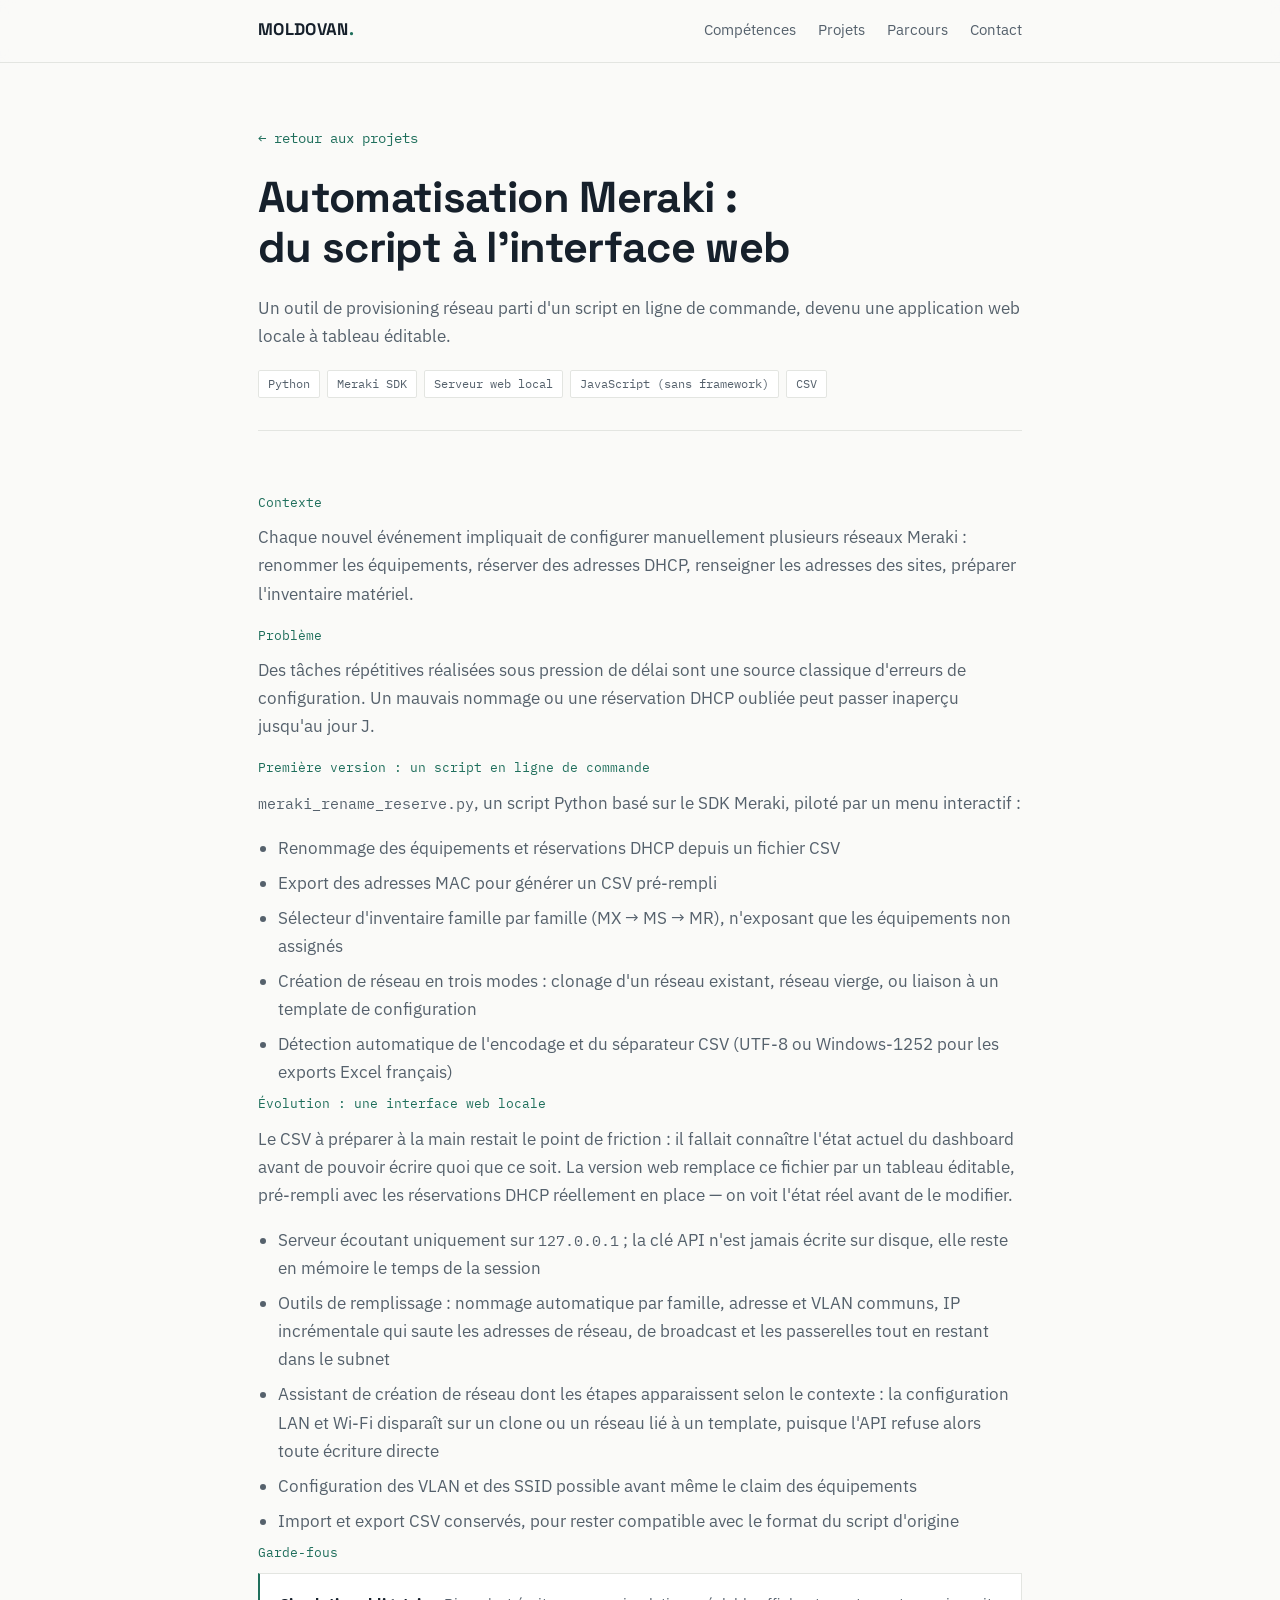
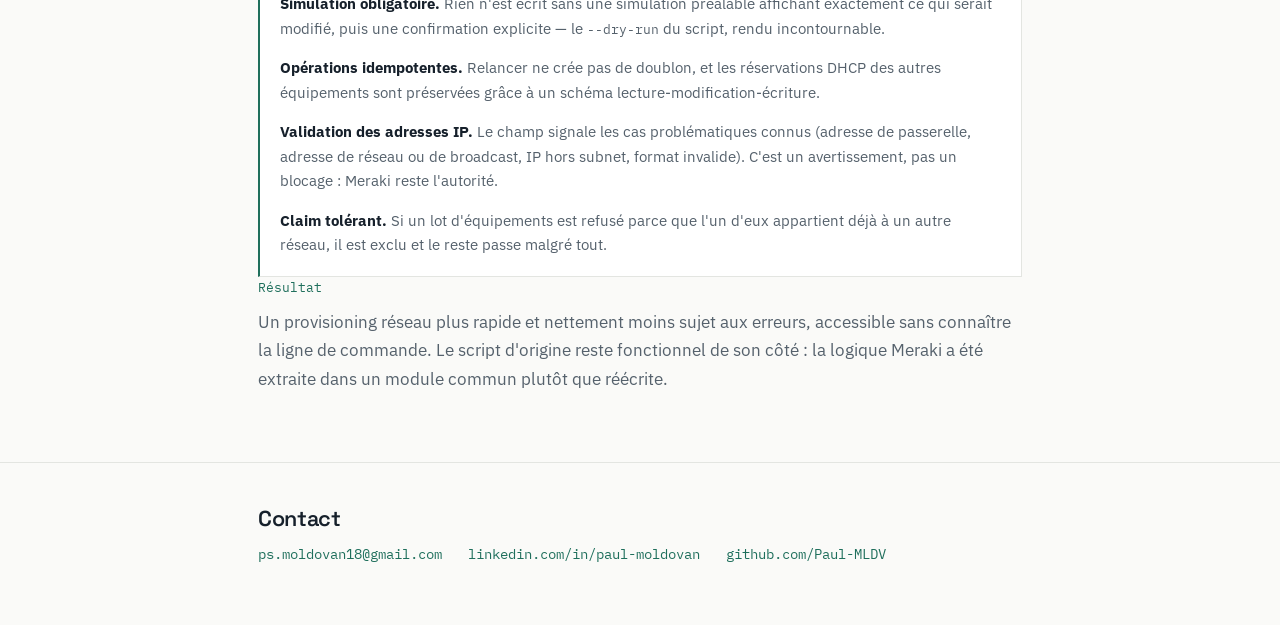
<file: projects/meraki-automation.html>
<!DOCTYPE html>
<html lang="fr">
<head>
<meta charset="UTF-8">
<meta name="viewport" content="width=device-width, initial-scale=1.0">
<title>Automatisation Meraki — Moldovan</title>
<style>@import url('https://fonts.googleapis.com/css2?family=Space+Grotesk:wght@400;500;600;700&family=IBM+Plex+Sans:wght@400;500&family=IBM+Plex+Mono:wght@400;500&display=swap');

:root {
  --bg: #FAFAF8;
  --surface: #FFFFFF;
  --ink: #16202B;
  --ink-soft: #55616C;
  --muted: #8A929A;
  --accent: #1F6F5C;
  --line: #E3E5E1;
  --font-display: 'Space Grotesk', sans-serif;
  --font-body: 'IBM Plex Sans', sans-serif;
  --font-mono: 'IBM Plex Mono', monospace;
  --max: 820px;
}

* { box-sizing: border-box; }
html { scroll-behavior: smooth; }

body {
  margin: 0;
  background: var(--bg);
  color: var(--ink);
  font-family: var(--font-body);
  font-size: 17px;
  line-height: 1.65;
  -webkit-font-smoothing: antialiased;
}

a { color: var(--accent); text-decoration: none; }
a:focus-visible, button:focus-visible { outline: 2px solid var(--accent); outline-offset: 4px; }

h1, h2, h3 {
  font-family: var(--font-display);
  font-weight: 600;
  margin: 0 0 .5em;
  line-height: 1.15;
  letter-spacing: -0.015em;
}
h1 { font-size: 2.7rem; font-weight: 700; }
h2 { font-size: 1.35rem; }
p { margin: 0 0 1em; color: var(--ink-soft); }
.mono, code { font-family: var(--font-mono); font-size: .9em; }

.wrap { max-width: var(--max); margin: 0 auto; padding: 0 28px; }

header.site {
  position: sticky; top: 0; z-index: 20;
  background: rgba(250,250,248,.85);
  backdrop-filter: blur(8px);
  border-bottom: 1px solid var(--line);
}
.nav-row {
  max-width: var(--max); margin: 0 auto; padding: 16px 28px;
  display: flex; align-items: baseline; justify-content: space-between;
  flex-wrap: wrap; gap: 10px;
}
.nav-row .name {
  font-family: var(--font-display); font-weight: 700;
  font-size: 1.05rem; color: var(--ink); letter-spacing: .02em;
}
.nav-row .name span { color: var(--accent); }
nav.links { display: flex; gap: 22px; font-size: .93rem; }
nav.links a {
  color: var(--ink-soft); padding-bottom: 2px;
  border-bottom: 1px solid transparent;
  transition: color .2s ease, border-color .2s ease;
}
nav.links a:hover { color: var(--ink); border-bottom-color: var(--accent); }

.hero { padding: 88px 0 40px; }
.hero .eyebrow {
  font-family: var(--font-mono); font-size: .84rem;
  color: var(--muted); margin-bottom: 16px;
}
.hero .lede { font-size: 1.16rem; max-width: 58ch; }

.topology { width: 100%; height: auto; margin: 44px 0 0; display: block; }
.topology .edge {
  stroke: var(--line); stroke-width: 1.5; fill: none;
  stroke-dasharray: 200; stroke-dashoffset: 200;
  animation: draw 1s ease forwards;
}
.topology .node { fill: var(--surface); stroke: var(--accent); stroke-width: 1.5; opacity: 0; animation: pop .5s ease forwards; }
.topology .core { fill: var(--ink); opacity: 0; animation: pop .6s ease forwards; }
.topology .lbl { font-family: var(--font-mono); font-size: 12px; fill: var(--ink-soft); opacity: 0; animation: fade .6s ease forwards; }
.topology .core-lbl { font-family: var(--font-display); font-weight: 600; font-size: 13px; fill: var(--bg); opacity: 0; animation: fade .6s .2s ease forwards; }
.topology .node, .topology .core { transform-box: fill-box; transform-origin: center; }

@keyframes draw { to { stroke-dashoffset: 0; } }
@keyframes pop { from { opacity: 0; transform: scale(.4); } to { opacity: 1; transform: scale(1); } }
@keyframes fade { to { opacity: 1; } }

.rise { opacity: 0; transform: translateY(14px); animation: rise .7s cubic-bezier(.2,.7,.3,1) forwards; }
@keyframes rise { to { opacity: 1; transform: none; } }
.d1 { animation-delay: .05s; } .d2 { animation-delay: .16s; } .d3 { animation-delay: .28s; }

.reveal { opacity: 0; transform: translateY(18px); transition: opacity .7s ease, transform .7s cubic-bezier(.2,.7,.3,1); }
.reveal.in { opacity: 1; transform: none; }

section { padding: 52px 0; }
section.bordered { border-top: 1px solid var(--line); }

.skills { display: grid; grid-template-columns: 1fr 1fr; gap: 34px 40px; margin-top: 28px; }
.skill h3 {
  font-family: var(--font-mono); font-size: .9rem; font-weight: 500;
  color: var(--accent); margin-bottom: 10px;
}
.skill ul { margin: 0; padding: 0; list-style: none; font-size: .96rem; color: var(--ink-soft); }
.skill li { padding: 2px 0; }

.projects { margin-top: 28px; border-top: 1px solid var(--line); }
.project-card {
  display: block; position: relative;
  padding: 26px 4px 26px 22px;
  border-bottom: 1px solid var(--line);
  color: var(--ink);
  transition: padding-left .35s cubic-bezier(.2,.7,.3,1);
}
.project-card::before {
  content: ''; position: absolute; left: 0; top: 0; bottom: 0; width: 2px;
  background: var(--accent); transform: scaleY(0); transform-origin: top;
  transition: transform .35s cubic-bezier(.2,.7,.3,1);
}
.project-card:hover { padding-left: 30px; }
.project-card:hover::before, .project-card:focus-visible::before { transform: scaleY(1); }
.project-card .top { display: flex; justify-content: space-between; align-items: baseline; gap: 14px; flex-wrap: wrap; }
.project-card h3 { font-size: 1.18rem; margin: 0; }
.project-card .tag { font-family: var(--font-mono); font-size: .78rem; color: var(--muted); }
.project-card p { margin: 8px 0 0; font-size: .96rem; }
.stack { margin-top: 14px; display: flex; flex-wrap: wrap; gap: 7px; }
.pill {
  font-family: var(--font-mono); font-size: .75rem; color: var(--ink-soft);
  border: 1px solid var(--line); padding: 3px 9px; border-radius: 2px;
  background: var(--surface);
}

.timeline { list-style: none; margin: 28px 0 0; padding: 0 0 0 22px; border-left: 1px solid var(--line); }
.timeline li { position: relative; padding-bottom: 24px; }
.timeline li::before {
  content: ''; position: absolute; left: -27px; top: 8px;
  width: 9px; height: 9px; border-radius: 50%;
  background: var(--bg); border: 2px solid var(--accent);
}
.timeline .when { font-family: var(--font-mono); font-size: .82rem; color: var(--muted); display: block; }
.timeline .what { color: var(--ink); }

.project-header { padding: 60px 0 32px; border-bottom: 1px solid var(--line); }
.back {
  font-family: var(--font-mono); font-size: .85rem;
  display: inline-block; margin-bottom: 24px;
  transition: transform .25s ease;
}
.back:hover { transform: translateX(-4px); }
.meta { display: flex; flex-wrap: wrap; gap: 7px; margin-top: 20px; }

.body { padding: 44px 0 8px; }
.body dt {
  font-family: var(--font-mono); font-size: .82rem; color: var(--accent);
  margin: 40px 0 10px;
}
.body dt:first-of-type { margin-top: 0; }
.body dd { margin: 0; color: var(--ink-soft); }
.body dd ul { margin: 0; padding-left: 20px; }
.body dd li { margin-bottom: 7px; }

.note {
  border: 1px solid var(--line); border-left: 2px solid var(--accent);
  background: var(--surface); padding: 18px 20px; font-size: .93rem;
}
.note p:last-child { margin-bottom: 0; }
.note strong { color: var(--ink); }

footer.site { border-top: 1px solid var(--line); padding: 44px 0 56px; margin-top: 44px; }
.contact { display: flex; gap: 26px; flex-wrap: wrap; font-family: var(--font-mono); font-size: .9rem; }
.contact a { position: relative; padding-bottom: 3px; }
.contact a::after {
  content: ''; position: absolute; left: 0; bottom: 0; width: 100%; height: 1px;
  background: var(--accent); transform: scaleX(0); transform-origin: left;
  transition: transform .3s cubic-bezier(.2,.7,.3,1);
}
.contact a:hover::after { transform: scaleX(1); }
.fineprint { margin-top: 22px; font-size: .82rem; color: var(--muted); }

@media (max-width: 640px) {
  h1 { font-size: 2.05rem; }
  .skills { grid-template-columns: 1fr; gap: 28px; }
  .nav-row { flex-direction: column; align-items: flex-start; }
  .hero { padding: 56px 0 32px; }
}

@media (prefers-reduced-motion: reduce) {
  html { scroll-behavior: auto; }
  *, *::before, *::after {
    animation-duration: .001s !important;
    animation-delay: 0s !important;
    transition-duration: .001s !important;
  }
  .rise, .reveal { opacity: 1 !important; transform: none !important; }
  .topology .edge { stroke-dashoffset: 0 !important; }
  .topology .node, .topology .core, .topology .lbl, .topology .core-lbl { opacity: 1 !important; }
}
</style>
</head>
<body>

<header class="site">
  <div class="nav-row">
    <a href="../index.html" class="name">MOLDOVAN<span>.</span></a>
    <nav class="links">
      <a href="../index.html#competences">Compétences</a>
      <a href="../index.html#projets">Projets</a>
      <a href="../index.html#parcours">Parcours</a>
      <a href="../index.html#contact">Contact</a>
    </nav>
  </div>
</header>

<main class="wrap">
  <div class="project-header">
    <a class="back rise d1" href="../index.html#projets">← retour aux projets</a>
    <h1 class="rise d2">Automatisation Meraki :<br>du script à l'interface web</h1>
    <p class="lede rise d3">Un outil de provisioning réseau parti d'un script en ligne de commande, devenu une application web locale à tableau éditable.</p>
    <div class="meta rise d3">
      <span class="pill">Python</span>
      <span class="pill">Meraki SDK</span>
      <span class="pill">Serveur web local</span>
      <span class="pill">JavaScript (sans framework)</span>
      <span class="pill">CSV</span>
    </div>
  </div>

  <dl class="body">
    <div class="reveal">
      <dt>Contexte</dt>
      <dd><p>Chaque nouvel événement impliquait de configurer manuellement plusieurs réseaux Meraki : renommer les équipements, réserver des adresses DHCP, renseigner les adresses des sites, préparer l'inventaire matériel.</p></dd>
    </div>

    <div class="reveal">
      <dt>Problème</dt>
      <dd><p>Des tâches répétitives réalisées sous pression de délai sont une source classique d'erreurs de configuration. Un mauvais nommage ou une réservation DHCP oubliée peut passer inaperçu jusqu'au jour J.</p></dd>
    </div>

    <div class="reveal">
      <dt>Première version : un script en ligne de commande</dt>
      <dd>
        <p><span class="mono">meraki_rename_reserve.py</span>, un script Python basé sur le SDK Meraki, piloté par un menu interactif :</p>
        <ul>
          <li>Renommage des équipements et réservations DHCP depuis un fichier CSV</li>
          <li>Export des adresses MAC pour générer un CSV pré-rempli</li>
          <li>Sélecteur d'inventaire famille par famille (MX → MS → MR), n'exposant que les équipements non assignés</li>
          <li>Création de réseau en trois modes : clonage d'un réseau existant, réseau vierge, ou liaison à un template de configuration</li>
          <li>Détection automatique de l'encodage et du séparateur CSV (UTF-8 ou Windows-1252 pour les exports Excel français)</li>
        </ul>
      </dd>
    </div>

    <div class="reveal">
      <dt>Évolution : une interface web locale</dt>
      <dd>
        <p>Le CSV à préparer à la main restait le point de friction : il fallait connaître l'état actuel du dashboard avant de pouvoir écrire quoi que ce soit. La version web remplace ce fichier par un tableau éditable, pré-rempli avec les réservations DHCP réellement en place — on voit l'état réel avant de le modifier.</p>
        <ul>
          <li>Serveur écoutant uniquement sur <span class="mono">127.0.0.1</span> ; la clé API n'est jamais écrite sur disque, elle reste en mémoire le temps de la session</li>
          <li>Outils de remplissage : nommage automatique par famille, adresse et VLAN communs, IP incrémentale qui saute les adresses de réseau, de broadcast et les passerelles tout en restant dans le subnet</li>
          <li>Assistant de création de réseau dont les étapes apparaissent selon le contexte : la configuration LAN et Wi-Fi disparaît sur un clone ou un réseau lié à un template, puisque l'API refuse alors toute écriture directe</li>
          <li>Configuration des VLAN et des SSID possible avant même le claim des équipements</li>
          <li>Import et export CSV conservés, pour rester compatible avec le format du script d'origine</li>
        </ul>
      </dd>
    </div>

    <div class="reveal">
      <dt>Garde-fous</dt>
      <dd>
        <div class="note">
          <p><strong>Simulation obligatoire.</strong> Rien n'est écrit sans une simulation préalable affichant exactement ce qui serait modifié, puis une confirmation explicite — le <span class="mono">--dry-run</span> du script, rendu incontournable.</p>
          <p><strong>Opérations idempotentes.</strong> Relancer ne crée pas de doublon, et les réservations DHCP des autres équipements sont préservées grâce à un schéma lecture-modification-écriture.</p>
          <p><strong>Validation des adresses IP.</strong> Le champ signale les cas problématiques connus (adresse de passerelle, adresse de réseau ou de broadcast, IP hors subnet, format invalide). C'est un avertissement, pas un blocage : Meraki reste l'autorité.</p>
          <p><strong>Claim tolérant.</strong> Si un lot d'équipements est refusé parce que l'un d'eux appartient déjà à un autre réseau, il est exclu et le reste passe malgré tout.</p>
        </div>
      </dd>
    </div>

    <div class="reveal">
      <dt>Résultat</dt>
      <dd><p>Un provisioning réseau plus rapide et nettement moins sujet aux erreurs, accessible sans connaître la ligne de commande. Le script d'origine reste fonctionnel de son côté : la logique Meraki a été extraite dans un module commun plutôt que réécrite.</p></dd>
    </div>
  </dl>
</main>

<footer class="site">
  <div class="wrap">
    <h2>Contact</h2>
    <div class="contact">
      <a href="mailto:ps.moldovan18@gmail.com">ps.moldovan18@gmail.com</a>
      <a href="https://www.linkedin.com/in/paul-moldovan-4a70682a4/">linkedin.com/in/paul-moldovan</a>
      <a href="https://github.com/Paul-MLDV">github.com/Paul-MLDV</a>
    </div>
  </div>
</footer>

<script>
(function () {
  var els = document.querySelectorAll('.reveal');
  if (!('IntersectionObserver' in window)) {
    els.forEach(function (el) { el.classList.add('in'); });
    return;
  }
  var obs = new IntersectionObserver(function (entries) {
    entries.forEach(function (e) {
      if (e.isIntersecting) { e.target.classList.add('in'); obs.unobserve(e.target); }
    });
  }, { threshold: 0.12, rootMargin: '0px 0px -40px 0px' });
  els.forEach(function (el) { obs.observe(el); });
})();
</script>

</body>
</html>
</file>
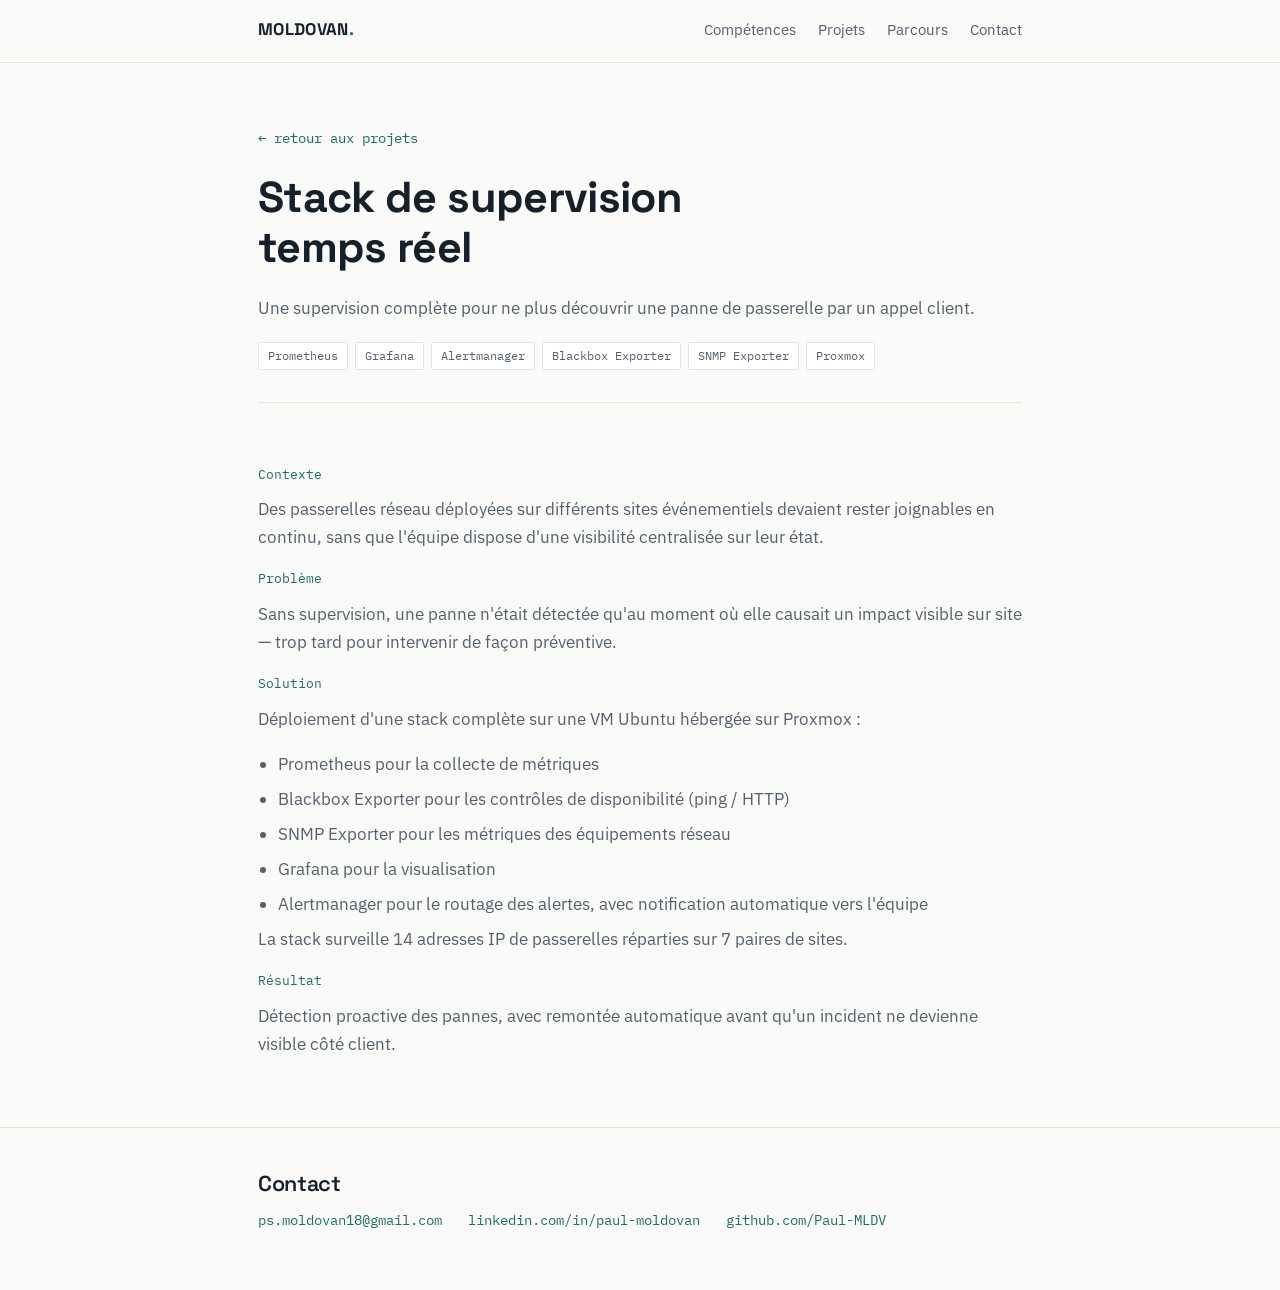
<file: projects/supervision-stack.html>
<!DOCTYPE html>
<html lang="fr">
<head>
<meta charset="UTF-8">
<meta name="viewport" content="width=device-width, initial-scale=1.0">
<title>Stack de supervision temps réel — Moldovan</title>
<style>@import url('https://fonts.googleapis.com/css2?family=Space+Grotesk:wght@400;500;600;700&family=IBM+Plex+Sans:wght@400;500&family=IBM+Plex+Mono:wght@400;500&display=swap');

:root {
  --bg: #FAFAF8;
  --surface: #FFFFFF;
  --ink: #16202B;
  --ink-soft: #55616C;
  --muted: #8A929A;
  --accent: #1F6F5C;
  --line: #E3E5E1;
  --font-display: 'Space Grotesk', sans-serif;
  --font-body: 'IBM Plex Sans', sans-serif;
  --font-mono: 'IBM Plex Mono', monospace;
  --max: 820px;
}

* { box-sizing: border-box; }
html { scroll-behavior: smooth; }

body {
  margin: 0;
  background: var(--bg);
  color: var(--ink);
  font-family: var(--font-body);
  font-size: 17px;
  line-height: 1.65;
  -webkit-font-smoothing: antialiased;
}

a { color: var(--accent); text-decoration: none; }
a:focus-visible, button:focus-visible { outline: 2px solid var(--accent); outline-offset: 4px; }

h1, h2, h3 {
  font-family: var(--font-display);
  font-weight: 600;
  margin: 0 0 .5em;
  line-height: 1.15;
  letter-spacing: -0.015em;
}
h1 { font-size: 2.7rem; font-weight: 700; }
h2 { font-size: 1.35rem; }
p { margin: 0 0 1em; color: var(--ink-soft); }
.mono, code { font-family: var(--font-mono); font-size: .9em; }

.wrap { max-width: var(--max); margin: 0 auto; padding: 0 28px; }

header.site {
  position: sticky; top: 0; z-index: 20;
  background: rgba(250,250,248,.85);
  backdrop-filter: blur(8px);
  border-bottom: 1px solid var(--line);
}
.nav-row {
  max-width: var(--max); margin: 0 auto; padding: 16px 28px;
  display: flex; align-items: baseline; justify-content: space-between;
  flex-wrap: wrap; gap: 10px;
}
.nav-row .name {
  font-family: var(--font-display); font-weight: 700;
  font-size: 1.05rem; color: var(--ink); letter-spacing: .02em;
}
.nav-row .name span { color: var(--accent); }
nav.links { display: flex; gap: 22px; font-size: .93rem; }
nav.links a {
  color: var(--ink-soft); padding-bottom: 2px;
  border-bottom: 1px solid transparent;
  transition: color .2s ease, border-color .2s ease;
}
nav.links a:hover { color: var(--ink); border-bottom-color: var(--accent); }

.hero { padding: 88px 0 40px; }
.hero .eyebrow {
  font-family: var(--font-mono); font-size: .84rem;
  color: var(--muted); margin-bottom: 16px;
}
.hero .lede { font-size: 1.16rem; max-width: 58ch; }

.topology { width: 100%; height: auto; margin: 44px 0 0; display: block; }
.topology .edge {
  stroke: var(--line); stroke-width: 1.5; fill: none;
  stroke-dasharray: 200; stroke-dashoffset: 200;
  animation: draw 1s ease forwards;
}
.topology .node { fill: var(--surface); stroke: var(--accent); stroke-width: 1.5; opacity: 0; animation: pop .5s ease forwards; }
.topology .core { fill: var(--ink); opacity: 0; animation: pop .6s ease forwards; }
.topology .lbl { font-family: var(--font-mono); font-size: 12px; fill: var(--ink-soft); opacity: 0; animation: fade .6s ease forwards; }
.topology .core-lbl { font-family: var(--font-display); font-weight: 600; font-size: 13px; fill: var(--bg); opacity: 0; animation: fade .6s .2s ease forwards; }
.topology .node, .topology .core { transform-box: fill-box; transform-origin: center; }

@keyframes draw { to { stroke-dashoffset: 0; } }
@keyframes pop { from { opacity: 0; transform: scale(.4); } to { opacity: 1; transform: scale(1); } }
@keyframes fade { to { opacity: 1; } }

.rise { opacity: 0; transform: translateY(14px); animation: rise .7s cubic-bezier(.2,.7,.3,1) forwards; }
@keyframes rise { to { opacity: 1; transform: none; } }
.d1 { animation-delay: .05s; } .d2 { animation-delay: .16s; } .d3 { animation-delay: .28s; }

.reveal { opacity: 0; transform: translateY(18px); transition: opacity .7s ease, transform .7s cubic-bezier(.2,.7,.3,1); }
.reveal.in { opacity: 1; transform: none; }

section { padding: 52px 0; }
section.bordered { border-top: 1px solid var(--line); }

.skills { display: grid; grid-template-columns: 1fr 1fr; gap: 34px 40px; margin-top: 28px; }
.skill h3 {
  font-family: var(--font-mono); font-size: .9rem; font-weight: 500;
  color: var(--accent); margin-bottom: 10px;
}
.skill ul { margin: 0; padding: 0; list-style: none; font-size: .96rem; color: var(--ink-soft); }
.skill li { padding: 2px 0; }

.projects { margin-top: 28px; border-top: 1px solid var(--line); }
.project-card {
  display: block; position: relative;
  padding: 26px 4px 26px 22px;
  border-bottom: 1px solid var(--line);
  color: var(--ink);
  transition: padding-left .35s cubic-bezier(.2,.7,.3,1);
}
.project-card::before {
  content: ''; position: absolute; left: 0; top: 0; bottom: 0; width: 2px;
  background: var(--accent); transform: scaleY(0); transform-origin: top;
  transition: transform .35s cubic-bezier(.2,.7,.3,1);
}
.project-card:hover { padding-left: 30px; }
.project-card:hover::before, .project-card:focus-visible::before { transform: scaleY(1); }
.project-card .top { display: flex; justify-content: space-between; align-items: baseline; gap: 14px; flex-wrap: wrap; }
.project-card h3 { font-size: 1.18rem; margin: 0; }
.project-card .tag { font-family: var(--font-mono); font-size: .78rem; color: var(--muted); }
.project-card p { margin: 8px 0 0; font-size: .96rem; }
.stack { margin-top: 14px; display: flex; flex-wrap: wrap; gap: 7px; }
.pill {
  font-family: var(--font-mono); font-size: .75rem; color: var(--ink-soft);
  border: 1px solid var(--line); padding: 3px 9px; border-radius: 2px;
  background: var(--surface);
}

.timeline { list-style: none; margin: 28px 0 0; padding: 0 0 0 22px; border-left: 1px solid var(--line); }
.timeline li { position: relative; padding-bottom: 24px; }
.timeline li::before {
  content: ''; position: absolute; left: -27px; top: 8px;
  width: 9px; height: 9px; border-radius: 50%;
  background: var(--bg); border: 2px solid var(--accent);
}
.timeline .when { font-family: var(--font-mono); font-size: .82rem; color: var(--muted); display: block; }
.timeline .what { color: var(--ink); }

.project-header { padding: 60px 0 32px; border-bottom: 1px solid var(--line); }
.back {
  font-family: var(--font-mono); font-size: .85rem;
  display: inline-block; margin-bottom: 24px;
  transition: transform .25s ease;
}
.back:hover { transform: translateX(-4px); }
.meta { display: flex; flex-wrap: wrap; gap: 7px; margin-top: 20px; }

.body { padding: 44px 0 8px; }
.body dt {
  font-family: var(--font-mono); font-size: .82rem; color: var(--accent);
  margin: 40px 0 10px;
}
.body dt:first-of-type { margin-top: 0; }
.body dd { margin: 0; color: var(--ink-soft); }
.body dd ul { margin: 0; padding-left: 20px; }
.body dd li { margin-bottom: 7px; }

.note {
  border: 1px solid var(--line); border-left: 2px solid var(--accent);
  background: var(--surface); padding: 18px 20px; font-size: .93rem;
}
.note p:last-child { margin-bottom: 0; }
.note strong { color: var(--ink); }

footer.site { border-top: 1px solid var(--line); padding: 44px 0 56px; margin-top: 44px; }
.contact { display: flex; gap: 26px; flex-wrap: wrap; font-family: var(--font-mono); font-size: .9rem; }
.contact a { position: relative; padding-bottom: 3px; }
.contact a::after {
  content: ''; position: absolute; left: 0; bottom: 0; width: 100%; height: 1px;
  background: var(--accent); transform: scaleX(0); transform-origin: left;
  transition: transform .3s cubic-bezier(.2,.7,.3,1);
}
.contact a:hover::after { transform: scaleX(1); }
.fineprint { margin-top: 22px; font-size: .82rem; color: var(--muted); }

@media (max-width: 640px) {
  h1 { font-size: 2.05rem; }
  .skills { grid-template-columns: 1fr; gap: 28px; }
  .nav-row { flex-direction: column; align-items: flex-start; }
  .hero { padding: 56px 0 32px; }
}

@media (prefers-reduced-motion: reduce) {
  html { scroll-behavior: auto; }
  *, *::before, *::after {
    animation-duration: .001s !important;
    animation-delay: 0s !important;
    transition-duration: .001s !important;
  }
  .rise, .reveal { opacity: 1 !important; transform: none !important; }
  .topology .edge { stroke-dashoffset: 0 !important; }
  .topology .node, .topology .core, .topology .lbl, .topology .core-lbl { opacity: 1 !important; }
}
</style>
</head>
<body>

<header class="site">
  <div class="nav-row">
    <a href="../index.html" class="name">MOLDOVAN<span>.</span></a>
    <nav class="links">
      <a href="../index.html#competences">Compétences</a>
      <a href="../index.html#projets">Projets</a>
      <a href="../index.html#parcours">Parcours</a>
      <a href="../index.html#contact">Contact</a>
    </nav>
  </div>
</header>

<main class="wrap">
  <div class="project-header">
    <a class="back rise d1" href="../index.html#projets">← retour aux projets</a>
    <h1 class="rise d2">Stack de supervision<br>temps réel</h1>
    <p class="lede rise d3">Une supervision complète pour ne plus découvrir une panne de passerelle par un appel client.</p>
    <div class="meta rise d3">
      <span class="pill">Prometheus</span>
      <span class="pill">Grafana</span>
      <span class="pill">Alertmanager</span>
      <span class="pill">Blackbox Exporter</span>
      <span class="pill">SNMP Exporter</span>
      <span class="pill">Proxmox</span>
    </div>
  </div>

  <dl class="body">
    <div class="reveal">
      <dt>Contexte</dt>
      <dd><p>Des passerelles réseau déployées sur différents sites événementiels devaient rester joignables en continu, sans que l'équipe dispose d'une visibilité centralisée sur leur état.</p></dd>
    </div>

    <div class="reveal">
      <dt>Problème</dt>
      <dd><p>Sans supervision, une panne n'était détectée qu'au moment où elle causait un impact visible sur site — trop tard pour intervenir de façon préventive.</p></dd>
    </div>

    <div class="reveal">
      <dt>Solution</dt>
      <dd>
        <p>Déploiement d'une stack complète sur une VM Ubuntu hébergée sur Proxmox :</p>
        <ul>
          <li>Prometheus pour la collecte de métriques</li>
          <li>Blackbox Exporter pour les contrôles de disponibilité (ping / HTTP)</li>
          <li>SNMP Exporter pour les métriques des équipements réseau</li>
          <li>Grafana pour la visualisation</li>
          <li>Alertmanager pour le routage des alertes, avec notification automatique vers l'équipe</li>
        </ul>
        <p>La stack surveille 14 adresses IP de passerelles réparties sur 7 paires de sites.</p>
      </dd>
    </div>

    <div class="reveal">
      <dt>Résultat</dt>
      <dd><p>Détection proactive des pannes, avec remontée automatique avant qu'un incident ne devienne visible côté client.</p></dd>
    </div>
  </dl>
</main>

<footer class="site">
  <div class="wrap">
    <h2>Contact</h2>
    <div class="contact">
      <a href="mailto:ps.moldovan18@gmail.com">ps.moldovan18@gmail.com</a>
      <a href="https://www.linkedin.com/in/paul-moldovan-4a70682a4/">linkedin.com/in/paul-moldovan</a>
      <a href="https://github.com/Paul-MLDV">github.com/Paul-MLDV</a>
    </div>
  </div>
</footer>

<script>
(function () {
  var els = document.querySelectorAll('.reveal');
  if (!('IntersectionObserver' in window)) {
    els.forEach(function (el) { el.classList.add('in'); });
    return;
  }
  var obs = new IntersectionObserver(function (entries) {
    entries.forEach(function (e) {
      if (e.isIntersecting) { e.target.classList.add('in'); obs.unobserve(e.target); }
    });
  }, { threshold: 0.12, rootMargin: '0px 0px -40px 0px' });
  els.forEach(function (el) { obs.observe(el); });
})();
</script>

</body>
</html>
</file>
